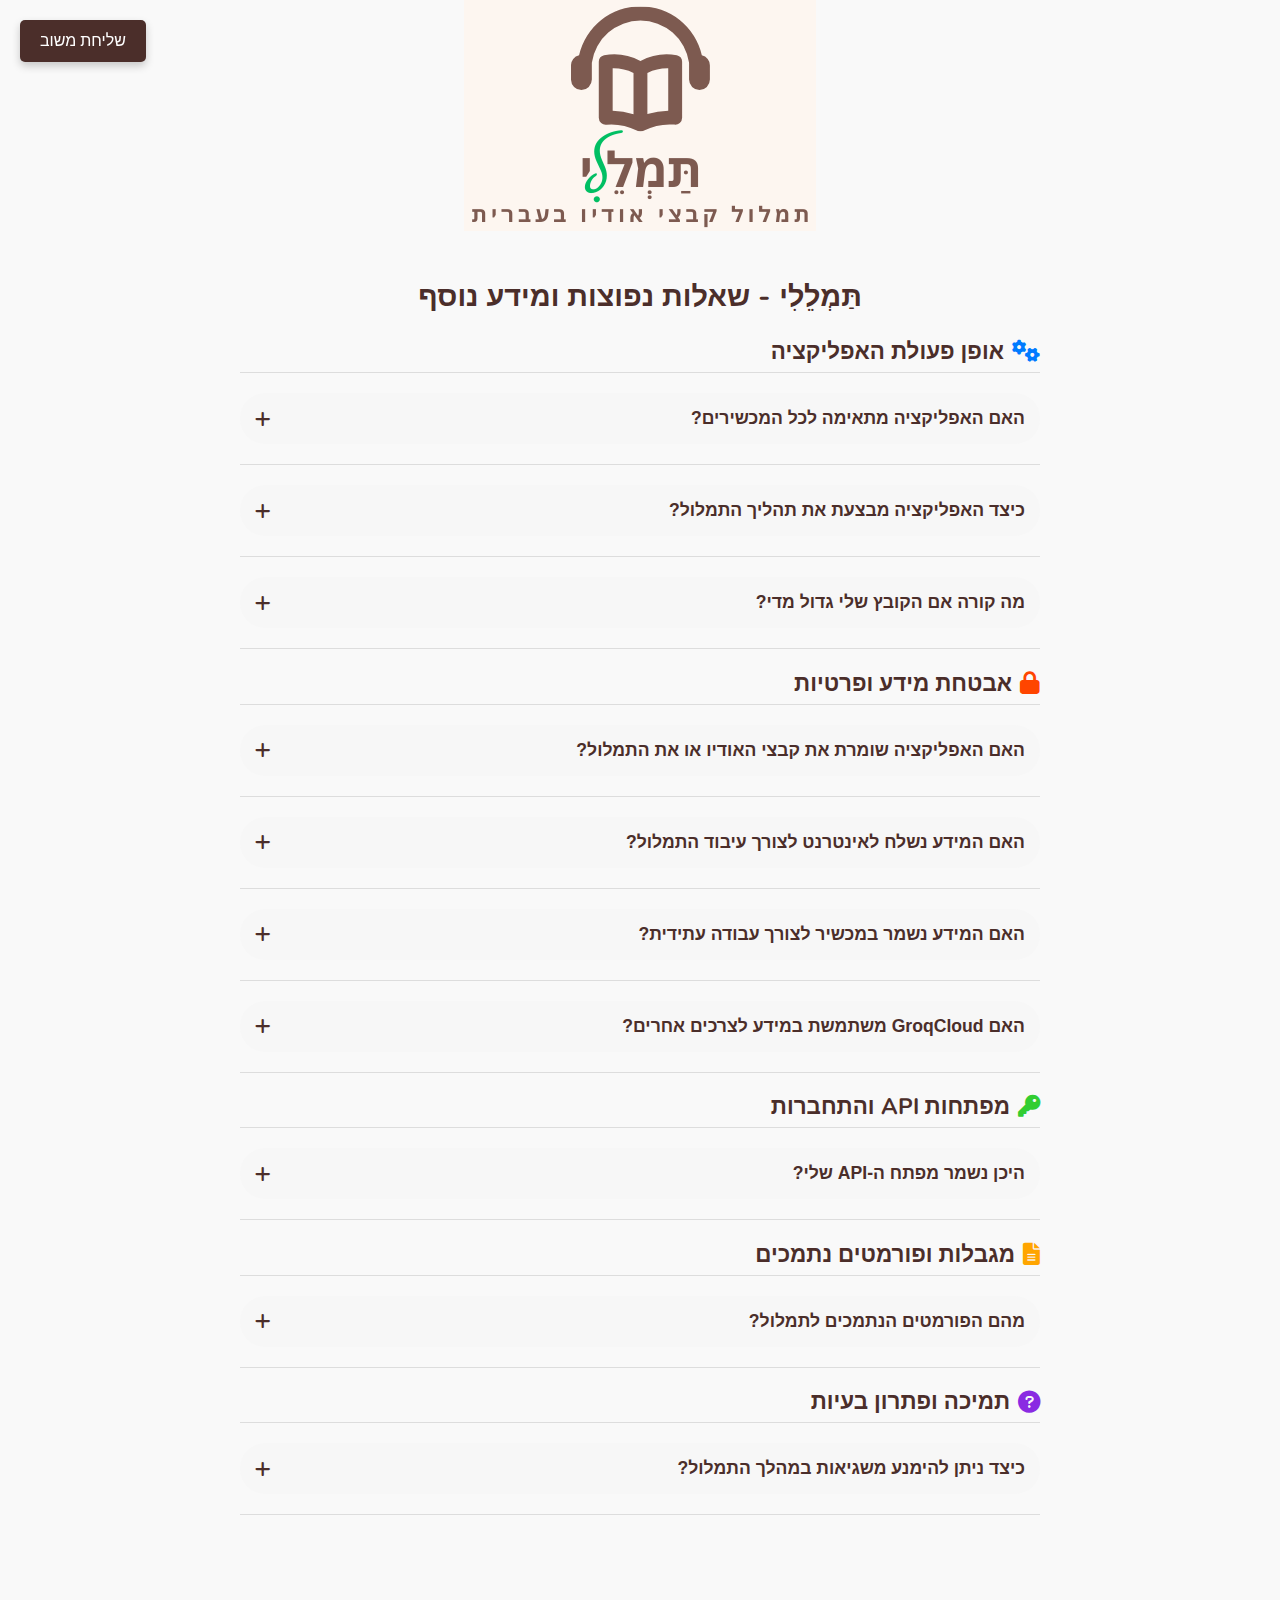
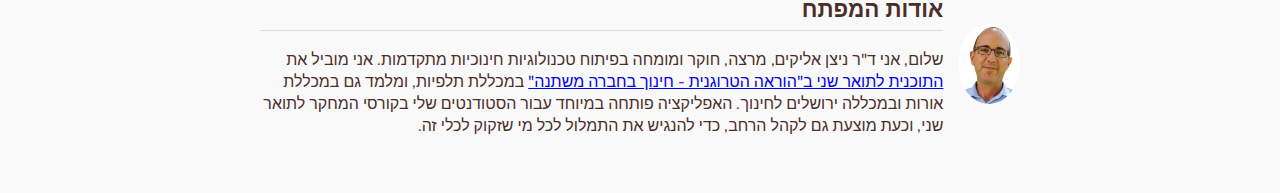
<file: about.html>
<!DOCTYPE html>
<html dir="rtl" lang="he">
<head>
            <!-- Google tag (gtag.js) -->
        <script async src="https://www.googletagmanager.com/gtag/js?id=G-V3RD4C87HK"></script>
        <script>
          window.dataLayer = window.dataLayer || [];
          function gtag(){dataLayer.push(arguments);}
          gtag('js', new Date());
        
          gtag('config', 'G-V3RD4C87HK');
        </script>
    <meta charset="UTF-8">
            <meta name="viewport" content="width=device-width, initial-scale=1.0">

            <link rel="icon" href="assets/favicon.png" type="image/png">
            <title>שאלות ותשובות על Tamleli - תמלול אודיו בעברית</title>
            <meta name="description" content="Tamleli הוא כלי לתמלול אוטומטי בעברית, המציע תמלול חינמי ומדויק של קבצי אודיו בפורמטים MP3, WAV, M4A ו MP4 לטקסט. השירות מבוסס על בינה מלאכותית (AI) תוך דגש על פרטיות, אבטחת מידע, קלות שימוש ומהירות. פותח על ידי ד״ר ניצן אליקים עם הטכנולוגיות המתקדמות של Whisper ו-GroqCloud. מושלם לתמלול ראיונות, פודקאסטים, וידאו והקלטות בעברית." />
            <meta name="keywords" content="Tamleli, תמלול אודיו בעברית, תמלול חינמי, המרת דיבור לטקסט, תמלול אוטומטי, פורמטים נתמכים MP3, WAV, M4A, אבטחת מידע, פרטיות, ד``ר ניצן אליקים, בינה מלאכותית, Whisper, GroqCloud, מפתחי Tamleli, תמלול מהיר ומדויק, כלי תמלול בעברית, תמלול הקלטות, תמלול ראיונות, תמלול פודקאסטים, תמלול וידאו, תמלול קבצים גדולים, הפרדת דוברים, תמלול אונליין, תמלול אוטומטי בעברית, תמלול קבצי אודיו, תמלול קבצי וידאו, תמלול בעברית, תמלול חינמי, תמלול מהיר, תמלול מדויק, תמלול קל לתפעול, תמלול מאובטח, תמלול מבוסס בינה מלאכותית, תמלול מבוסס AI, תמלול מבוסס Whisper, תמלול מבוסס GroqCloud, תמלול קבצי MP3, תמלול קבצי WAV, תמלול קבצי M4A, תמלול קבצי MP4, תמלול קבצי אודיו בעברית, תמלול קבצי וידאו בעברית, תמלול הקלטות בעברית, תמלול ראיונות בעברית, תמלול פודקאסטים בעברית, תמלול וידאו בעברית, תמלול קבצים גדולים בעברית, הפרדת דוברים בעברית, תמלול אונליין בעברית, תמלול אוטומטי בעברית, תמלול קבצי אודיו בעברית, תמלול קבצי וידאו בעברית, תמלול בעברית, תמלול חינמי, תמלול מהיר, תמלול מדויק, תמלול קל לתפעול, תמלול מאובטח, תמלול מבוסס בינה מלאכותית, תמלול מבוסס AI, תמלול מבוסס Whisper, תמלול מבוסס Groq"/>

<meta property="og:title" content="Tamleli - אודות">
<meta property="og:description" content="למד עוד על Tamleli - כלי חינמי לתמלול קבצי אודיו בעברית. פותח על ידי ד``ר ניצן אליקים ומשתמש בטכנולוגיות מתקדמות של Whisper ו-GroqCloud.">
<meta property="og:image" content="assets/og-image-about.png"> <!-- תמונה שונה לעמוד זה -->
<meta property="og:url" content="https://tamleli.netlify.app/about">
<meta property="og:type" content="article">

                        <script type="application/ld+json">
            {
              "@context": "https://schema.org",
              "@type": "AboutPage",
              "mainEntity": {
                "@type": "WebSite",
                "name": "Tamleli",
                "url": "https://tamleli.netlify.app",
                "description": "כלי לתמלול אודיו לעברית בפורמטים MP3, M4A, WAV ו-MP4 בחינם.",
                "creator": {
                  "@type": "Person",
                  "name": "ד\"ר ניצן אליקים",
                  "affiliation": "Whisper, GroqCloud"
                }
              }
            }
            </script>


                        
    <link rel="stylesheet" href="https://cdnjs.cloudflare.com/ajax/libs/font-awesome/6.0.0-beta3/css/all.min.css">
    <link href="https://fonts.googleapis.com/css2?family=Nunito:wght@400;700&display=swap" rel="stylesheet">
    <link rel="stylesheet" href="styles.css">  <!-- עיצוב דרך קובץ נפרד בהתאמה לעיצוב המקומי -->
</head>
<body>
    <!-- לוגו עם קישור לעמוד הראשי -->
    <div class="logo-container">
        <a href="index.html">
            <img src="assets/logo.png" alt="לוגו" class="logo">
        </a>
    </div>

    <!-- כפתור משוב בפינה העליונה -->
    <div class="feedback-button">
        <a href="https://forms.gle/Yn4azLNSbGZLWuM2A" target="_blank">שליחת משוב</a>
    </div>

    <div class="faq-page">
        <!-- כותרת ראשית -->
        <h1>תַּמְלֵלִי - שאלות נפוצות ומידע נוסף</h1>

        <!-- תוכן עמוד FAQ עם פונקציונליות פתיחה וסגירה -->
        <section class="faq-content">
            <h2><i class="fas fa-cogs"></i>אופן פעולת האפליקציה</h2>

             <div class="faq-item">
                <button class="faq-question">האם האפליקציה מתאימה לכל המכשירים? <i class="fas fa-plus"></i></button>
                <div class="faq-answer">
                        <p>האפליקציה מותאמת לכל סוגי המכשירים, ומספקת חוויית שימוש נוחה ונגישה מכל מקום. בין אם אתם משתמשים במחשב שולחני, סמארטפון או טאבלט, תוכלו ליהנות משירותי התמלול בצורה חלקה ומהירה, עם עיצוב המותאם במיוחד לכל מסך.</p>
                </div>
            </div>
                    
            <div class="faq-item">
                <button class="faq-question">כיצד האפליקציה מבצעת את תהליך התמלול? <i class="fas fa-plus"></i></button>
                <div class="faq-answer">
                        <p>האפליקציה משתמשת במודל תמלול מתקדם המבוסס על בינה מלאכותית, הנקרא "Whisper Large v3 <b>Turbo</b>" (גרסה משופרת של "Whisper Large v3" המציעה מהירות תמלול גבוהה יותר בזכות הפחתת מספר שכבות הדקודר מ-32 ל-4, תוך שמירה על דיוק דומה) אשר מאוחסן על פלטפורמת GroqCloud. כאשר קובץ אודיו מועלה, הוא נשלח לעיבוד בשרתים מאובטחים, שם הבינה המלאכותית מזהה דיבור וממירה אותו לטקסט כתוב. בסיום התהליך, התוצאה נשלחת חזרה לאפליקציה ומוצגת בפורמט טקסט או כתוביות (SRT), בהתאם לבחירת המשתמש.</p>                </div>
            </div>
            <div class="faq-item">
                <button class="faq-question">מה קורה אם הקובץ שלי גדול מדי? <i class="fas fa-plus"></i></button>
                <div class="faq-answer">
                    <p>כאשר הקובץ גדול מהמגבלה שנקבעה לעיבוד במקטע אחד, האפליקציה מפצלת אותו למקטעים קטנים יותר. זה מבטיח שהתמלול יתבצע בצורה חלקה, גם בקבצים ארוכים. כל מקטע נשלח בנפרד לעיבוד ב-GroqCloud, ולאחר מכן כל המקטעים מחוברים חזרה לתמלול רציף אחד. כך ניתן לעבד גם קבצים גדולים מבלי להפר את הרצף.</p>
                </div>
            </div>

            <h2><i class="fas fa-lock"></i> אבטחת מידע ופרטיות</h2>
            <div class="faq-item">
                <button class="faq-question">האם האפליקציה שומרת את קבצי האודיו או את התמלול? <i class="fas fa-plus"></i></button>
                <div class="faq-answer">
                    <p>האפליקציה אינה שומרת את קבצי האודיו שהמשתמש מעלה, ואת התמלולים המתקבלים. כל התהליך מתבצע בצורה מאובטחת, והקבצים נמחקים מייד לאחר עיבודם. לא מתבצע אחסון של הנתונים האישיים באפליקציה או בשרתים.</p>
                </div>
            </div>
            <div class="faq-item">
                <button class="faq-question">האם המידע נשלח לאינטרנט לצורך עיבוד התמלול? <i class="fas fa-plus"></i></button>
                <div class="faq-answer">
                    <p>כן, הקבצים נשלחים לשירות של GroqCloud לצורך עיבוד, אך GroqCloud מתחייבת שהמידע אינו נשמר לאחר העיבוד. זה מאפשר להשתמש בבינה מלאכותית חזקה ובטוחה מבלי לסכן את המידע האישי. לקריאה נוספת על מדיניות הפרטיות של GroqCloud, ניתן ללחוץ <a href="https://groq.com/privacy-policy/" target="_blank">כאן</a>.</p>
                </div>
            </div>
            <div class="faq-item">
                <button class="faq-question">האם המידע נשמר במכשיר לצורך עבודה עתידית? <i class="fas fa-plus"></i></button>
                <div class="faq-answer">
                    <p>לא, לאחר עיבוד התמלול, המידע אינו נשמר באפליקציה או במכשיר. הנתונים נמחקים עם סיום העיבוד, כך שלא נשאר מידע כלשהו על האודיו או התמלול במחשב או במכשיר.</p>
                </div>
            </div>
            <div class="faq-item">
                <button class="faq-question">האם GroqCloud משתמשת במידע לצרכים אחרים? <i class="fas fa-plus"></i></button>
                <div class="faq-answer">
                    <p>על פי מדיניות GroqCloud, הקבצים שמועלים לשירות לעיבוד תמלול לא נשמרים ולא משמשים לצרכים נוספים כמו אימון מודלים או מחקרים. המידע נשאר פרטי ומוגן, ואין לו שימוש נוסף מעבר לתמלול.</p>
                </div>
            </div>

            <h2><i class="fas fa-key"></i> מפתחות API והתחברות</h2>
            <div class="faq-item">
                <button class="faq-question">היכן נשמר מפתח ה-API שלי? <i class="fas fa-plus"></i></button>
                <div class="faq-answer">
                    <p>מפתח ה-API מוזן על ידי המשתמש ונשמר באופן מקומי באחסון הדפדפן של המכשיר, כדי לאפשר גישה לאפליקציה ולבצע תמלולים נוספים ללא צורך בהזנה חוזרת. המפתח לא מועבר לאף שרת או גורם חיצוני.</p>
                        <p>
                                    ניתן ללחוץ על לחצן "התנתק" שבמסך הראשי כדי למחוק את מפתח ה-API מהמחשב המקומי. מומלץ לעשות זאת כאשר התחברתם ממחשב ציבורי. ניתן להזין את אותו מפתח ה-API במחשב אחר או להפיק מפתח API חדש מאתר GROQ.
                        </p>
                </div>
            </div>

            <h2><i class="fas fa-file-alt"></i> מגבלות ופורמטים נתמכים</h2>
            <div class="faq-item">
                <button class="faq-question">מהם הפורמטים הנתמכים לתמלול? <i class="fas fa-plus"></i></button>
                <div class="faq-answer">
                    <p>האפליקציה תומכת בקבצי אודיו בפורמטים MP3 ו-WAV בכל גודל ובפורמט M4A/MP4 עד 24MB. הפורמטים האלו מאפשרים עיבוד איכותי של האודיו וקבלת תמלול מדויק. ייתכן שבעתיד תתווסף תמיכה בפורמטים נוספים, בהתאם לצרכים של המשתמשים.</p>
                </div>
            </div>

            <h2><i class="fas fa-question-circle"></i> תמיכה ופתרון בעיות</h2>
            <div class="faq-item">
                <button class="faq-question">כיצד ניתן להימנע משגיאות במהלך התמלול? <i class="fas fa-plus"></i></button>
                <div class="faq-answer">
                    <p>כדי למנוע שגיאות, מומלץ לוודא שהקובץ ברור, ללא רעשי רקע מוגזמים וללא קטעים חסרי קול. האפליקציה מנסה לבצע את התמלול גם בתנאים פחות אידיאליים, אך קבצים איכותיים יובילו לתוצאה מדויקת יותר. במקרה של שגיאה בתהליך התמלול, האפליקציה תנסה מחדש עד 5 פעמים, עם המתנה קצרה בין כל ניסיון נוסף.</p>
                </div>
            </div>
        </section>

        <!-- פסקת אודות -->
        <section class="about-developer">
            <img src="assets/nitzan-photo.jpg" alt="ד"ר ניצן אליקים" class="profile-photo">
            <div class="about-text">
                <h2>אודות המפתח</h2>
                <p>שלום, אני ד"ר ניצן אליקים, מרצה, חוקר ומומחה בפיתוח טכנולוגיות חינוכיות מתקדמות. אני מוביל את 
                <a href="https://www.talpiot.ac.il/masters-degree-heterogeneous-teaching-education-in-society-ex/" target="_blank">התוכנית לתואר שני ב"הוראה הטרוגנית - חינוך בחברה משתנה"</a> במכללת תלפיות, ומלמד גם במכללת אורות ובמכללה ירושלים לחינוך. האפליקציה פותחה במיוחד עבור הסטודנטים שלי בקורסי המחקר לתואר שני, וכעת מוצעת גם לקהל הרחב, כדי להנגיש את התמלול לכל מי שזקוק לכלי זה.</p>
            </div>
        </section>
    </div>

    <!-- קוד JavaScript להפעלת פתיחה וסגירה של שאלות -->
    <script>
        document.querySelectorAll('.faq-question').forEach((question) => {
            question.addEventListener('click', () => {
                const answer = question.nextElementSibling;
                const icon = question.querySelector('i');

                // החלפת הצגה/הסתרה של התשובה
                answer.style.display = answer.style.display === 'block' ? 'none' : 'block';

                // שינוי הסימן + ל- -
                icon.classList.toggle('fa-plus');
                icon.classList.toggle('fa-minus');
            });
        });
    </script>

    <!-- עיצוב CSS מותאם אישית -->
    <style>
        body {
            font-family: 'Nunito', Arial, sans-serif;
            text-align: center;
            background-color: #f9f9f9;
            color: #4b2e2a;
            margin: 0;
            padding: 0;
        }

        .faq-page {
            max-width: 800px;
            margin: 0 auto;
            padding: 20px;
        }

        h1 {
            color: #4b2e2a;
            font-size: 1.8em;
            text-align: center;
            margin-bottom: 20px;
        }

        h2 {
            color: #4b2e2a;
            font-size: 1.4em;
            text-align: right;
            display: flex;
            align-items: center;
            gap: 8px;
            border-bottom: 1px solid #ddd;
            padding-bottom: 5px;
        }

        /* צבעים שונים לאייקונים לפי קטגוריות */
        .fa-cogs { color: #007bff; }
        .fa-lock { color: #ff4500; }
        .fa-key { color: #32cd32; }
        .fa-file-alt { color: #ffa500; }
        .fa-question-circle { color: #8a2be2; }

        .faq-item {
            margin: 10px 0;
            border-bottom: 1px solid #ddd;
        }

        .faq-question {
            width: 100%;
            background-color: #f7f7f7;
            color: #4b2e2a;
            padding: 15px;
            text-align: right;
            font-size: 1.1em;
            font-weight: bold;
            border: none;
            cursor: pointer;
            outline: none;
            display: flex;
            align-items: center;
            justify-content: space-between;
            transition: background-color 0.3s;
        }

        .faq-answer {
            display: none;
            padding: 10px 15px;
            background-color: #ffffff;
            font-size: 1em;
            color: #555;
            text-align: right;
            line-height: 1.6;
        }

        .feedback-button {
            position: fixed;
            top: 20px;
            left: 20px;
            background-color: #4b2e2a;
            color: white;
            padding: 10px 20px;
            border-radius: 5px;
            font-size: 1em;
            text-decoration: none;
            box-shadow: 0 4px 8px rgba(0, 0, 0, 0.2);
            z-index: 1000;
        }

        .feedback-button a {
            color: white;
            text-decoration: none;
        }

        .feedback-button:hover {
            background-color: #3a2420;
        }

        .about-developer {
            display: flex;
            align-items: center;
            margin-top: 40px;
            padding: 20px;
            background-color: #f9f9f9;
            border-radius: 8px;
            text-align: right;
            gap: 15px;
        }

        .profile-photo {
            width: 80px;
            height: 80px;
            border-radius: 50%;
            object-fit: cover;
        }
    </style>
</body>
</html>
</file>
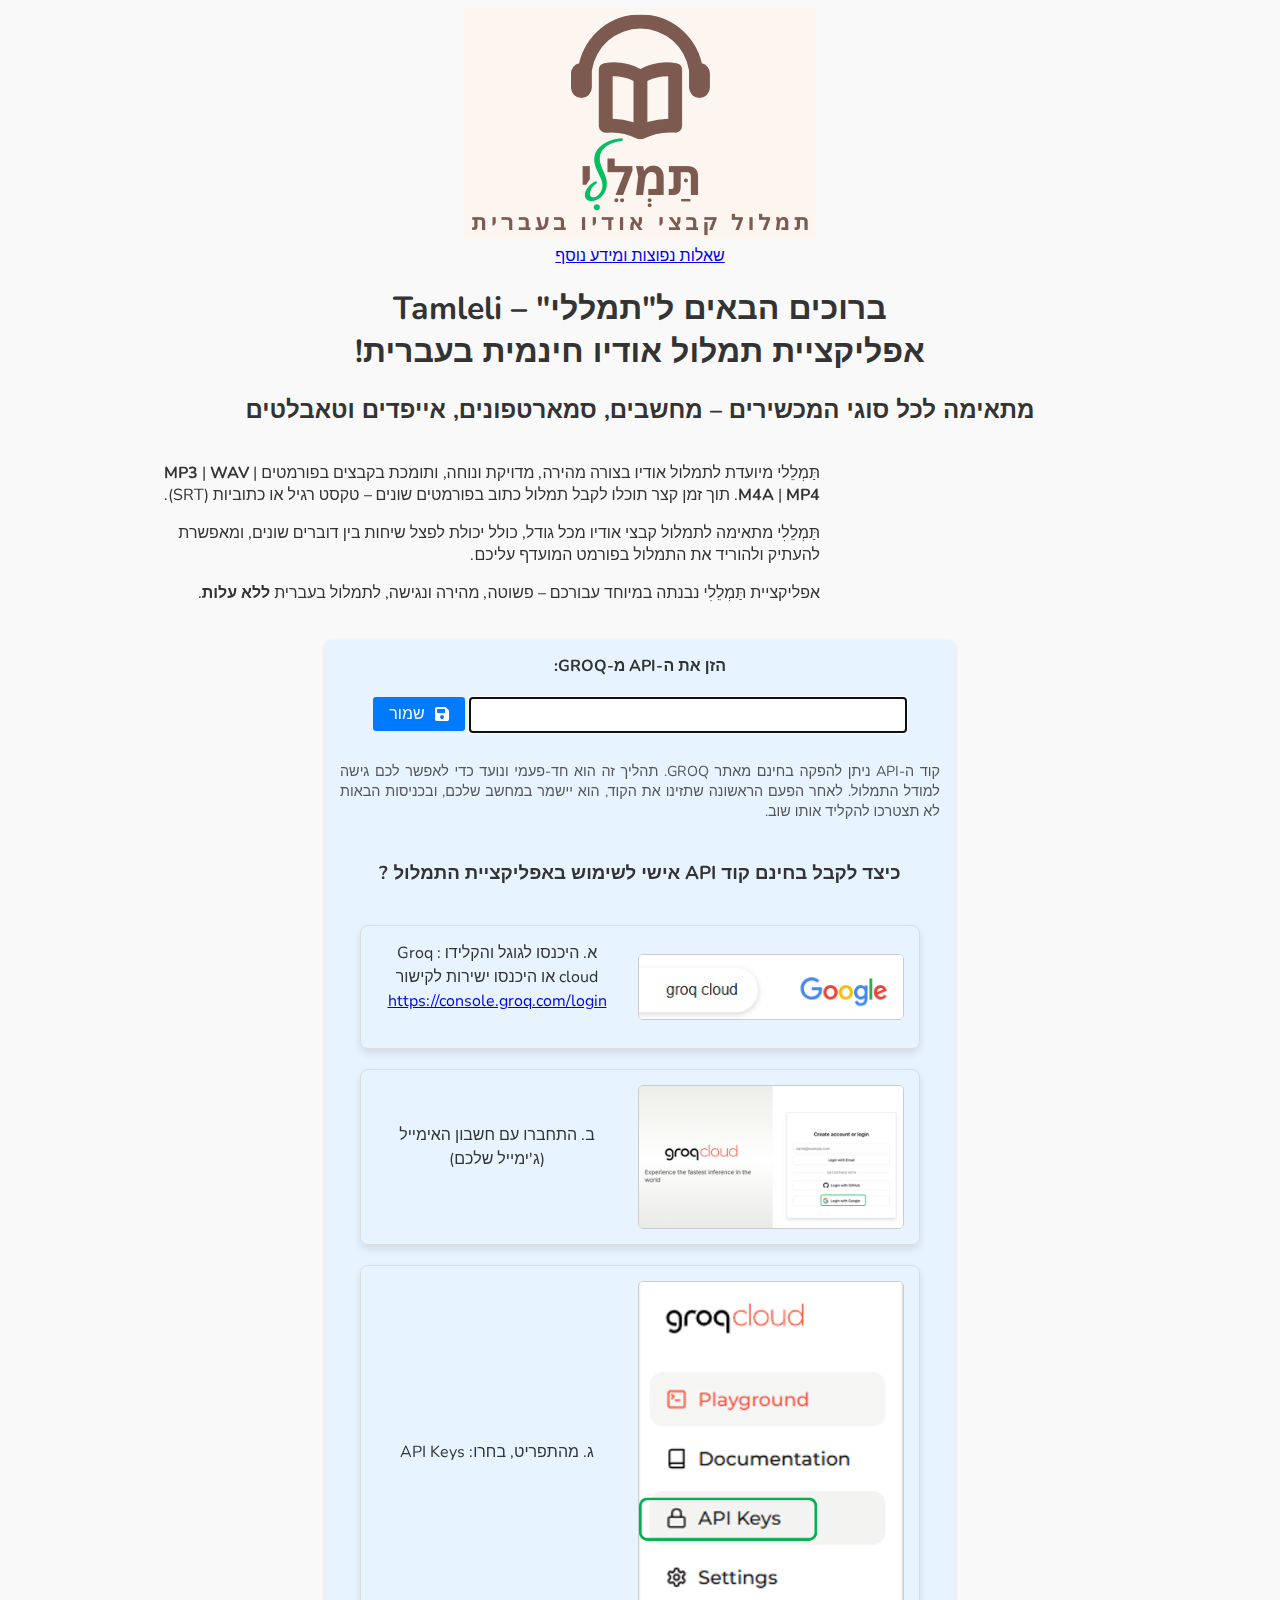
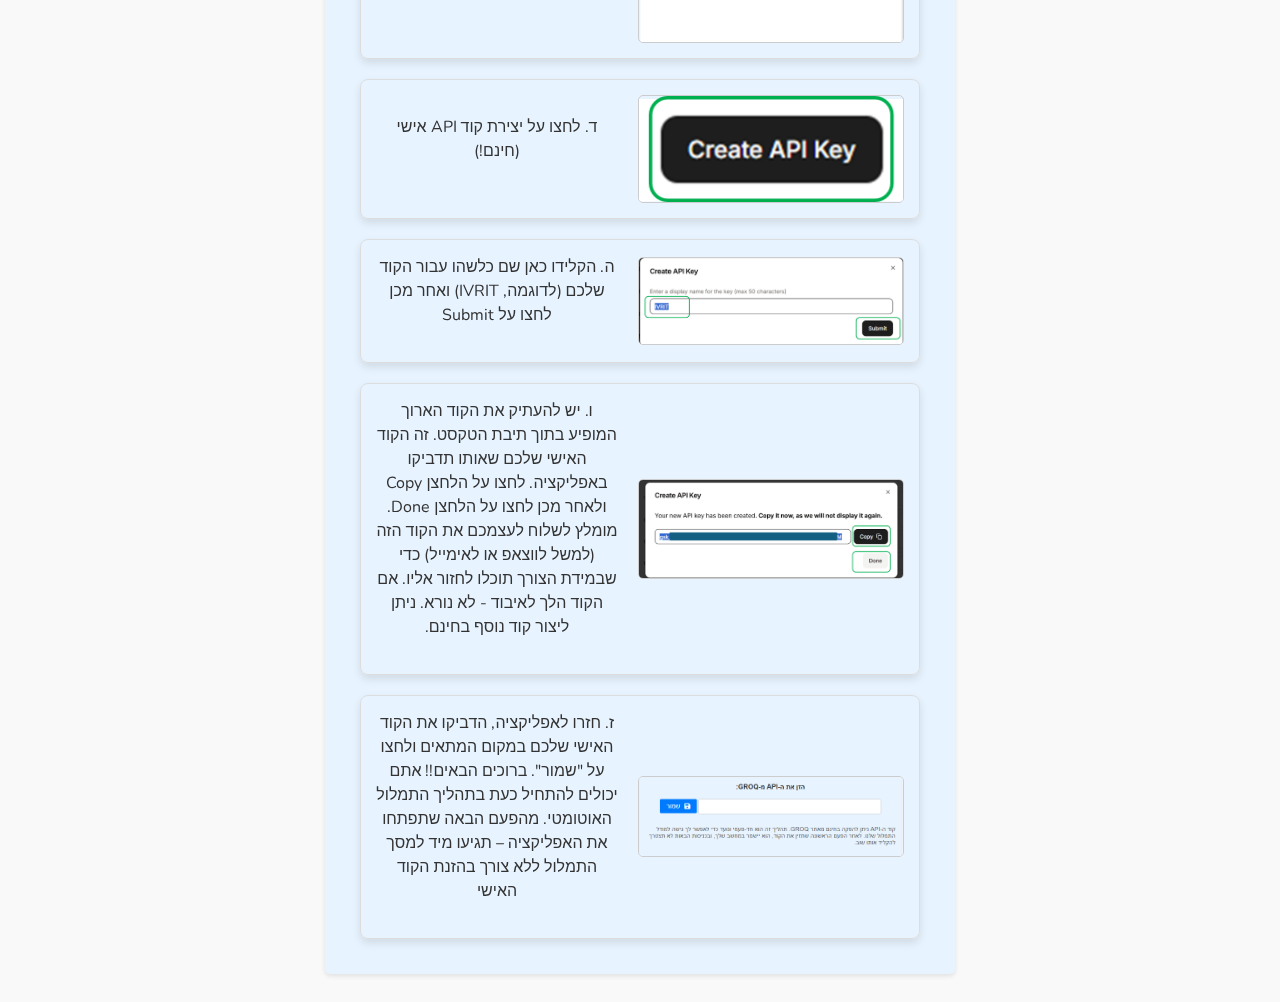
<file: index_25.html>
<!DOCTYPE html>
<html dir="rtl" lang="he">
<head>
    <!-- Google tag (gtag.js) -->
        <script async src="https://www.googletagmanager.com/gtag/js?id=G-V3RD4C87HK"></script>
        <script>
          window.dataLayer = window.dataLayer || [];
          function gtag(){dataLayer.push(arguments);}
          gtag('js', new Date());
        
          gtag('config', 'G-V3RD4C87HK');
        </script>
    <meta charset="UTF-8">
    <meta name="viewport" content="width=device-width, initial-scale=1.0">

    <meta property="og:title" content="Tamleli - תמלול אודיו בעברית בחינם">
    <meta property="og:description" content="תמלול חינמי ומדויק של קבצי אודיו בפורמטים MP3, WAV, M4A או MP4 לעברית באמצעות בינה מלאכותית. השירות קל לשימוש ותומך בפרטיות מלאה.">
    <meta property="og:image" content="assets/og-image.png"> <!-- ודא שהתמונה קיימת -->
    <meta property="og:url" content="https://tamleli.netlify.app">
    <meta property="og:type" content="website">

        <script type="application/ld+json">
    {
      "@context": "https://schema.org",
      "@type": "WebSite",
      "name": "Tamleli",
      "url": "https://tamleli.netlify.app",
      "description": "כלי חינמי לתמלול קבצי אודיו לעברית בפורמטים MP3, WAV, M4A ו MP4 באמצעות בינה מלאכותית.",
      "publisher": {
        "@type": "Organization",
        "name": "Tamleli",
        "logo": "https://tamleli.netlify.app/assets/favicon.png"
      }
    }
    </script>

    
    <link rel="icon" href="assets/favicon.png" type="image/png">

    <title>Tamleli - תמללי | פתרון מהיר לתמלול אודיו לעברית</title>

    <meta name="description" content="תמלול מהיר ומדויק של קבצי אודיו לעברית (MP3, WAV, M4A, MP4) בחינם באמצעות בינה מלאכותית. עיבוד מאובטח, קל לתפעול ומהיר."> 
    <meta name="keywords" content="תמלול אודיו לעברית, תמלול MP3 בעברית, תמלול WAV בעברית, תמלול M4A בעברית, תמלול בעברית, המרת דיבור לטקסט, AI תמלול, תמלול בחינם, תמלול MP4 לעברית, כלי תמלול בעברית">
    
    <link rel="stylesheet" href="styles.css">
    <link rel="stylesheet" href="https://cdnjs.cloudflare.com/ajax/libs/font-awesome/6.0.0-beta3/css/all.min.css">
    <link href="https://fonts.googleapis.com/css2?family=Nunito:wght@400;700&display=swap" rel="stylesheet">
</head>
<body>
    <!-- לוגו -->
    <div class="logo-container">
        <img src="assets/logo.png" alt="לוגו" class="logo">
    </div>
   <a href="about.html">שאלות נפוצות ומידע נוסף</a>

    <h1>ברוכים הבאים ל"תמללי" – Tamleli <br> אפליקציית תמלול אודיו חינמית בעברית!</h1>
    <h2>מתאימה לכל סוגי המכשירים – מחשבים, סמארטפונים, אייפדים וטאבלטים</h2>
    <div class="content-container">
        <div class="video-container">
            <iframe width="100%" height="auto" src="https://www.youtube.com/embed/Ly1n7SoH4e4?si=IzUGHGDqwQpjXB3k" frameborder="0" allow="accelerometer; autoplay; clipboard-write; encrypted-media; gyroscope; picture-in-picture" allowfullscreen></iframe>
        </div>
        <div class="text-container">
            
            <p>תַּמְלֵלי מיועדת לתמלול אודיו בצורה מהירה, מדויקת ונוחה, ותומכת בקבצים בפורמטים <strong>MP3</strong> | <strong>WAV</strong>  | <strong>M4A</strong> | <strong>MP4</strong>. תוך זמן קצר תוכלו לקבל תמלול כתוב בפורמטים שונים – טקסט רגיל או כתוביות (SRT).</p>
            <p>תַּמְלֵלִי מתאימה לתמלול קבצי אודיו מכל גודל, כולל יכולת לפצל שיחות בין דוברים שונים, ומאפשרת להעתיק ולהוריד את התמלול בפורמט המועדף עליכם.</p>
            <p>אפליקציית תַּמְלֵלִי נבנתה במיוחד עבורכם – פשוטה, מהירה ונגישה, לתמלול בעברית <strong>ללא עלות</strong>.</p>
        </div>
    </div>



    <!-- אזור הזנת API -->
    <div id="apiRequest" style="display:none;">
        <label for="apiKeyInput">הזן את ה-API מ-GROQ:</label>
        <input type="password" id="apiKeyInput">
        <button onclick="saveApiKey()"><i class="fas fa-save"></i> שמור</button>
        <p class="explanation-text">
            קוד ה-API ניתן להפקה בחינם מאתר GROQ. תהליך זה הוא חד-פעמי ונועד כדי לאפשר לכם גישה למודל התמלול. 
            לאחר הפעם הראשונה שתזינו את הקוד, הוא יישמר במחשב שלכם, ובכניסות הבאות לא תצטרכו להקליד אותו שוב.
        </p>

        <!-- הוראות לקבלת קוד API -->
        <div class="instructions-container">
            <h3>כיצד לקבל בחינם קוד API אישי לשימוש באפליקציית התמלול ?</h3>
            <div class="instruction-item">
                <img src="assets/api_step1.png" alt="שלב 1">
                <p>א. היכנסו לגוגל והקלידו : Groq cloud
                או היכנסו ישירות לקישור <a href = "https://console.groq.com/login" target=_blank>https://console.groq.com/login</a>
                </p>
            </div>
            <div class="instruction-item">
                <img src="assets/api_step2.png" alt="שלב 2">
                <p>ב. התחברו עם חשבון האימייל (ג'ימייל שלכם)</p>
            </div>
            <div class="instruction-item">
                <img src="assets/api_step3.png" alt="שלב 3">
                <p>ג. מהתפריט, בחרו: API Keys</p>
            </div>
            <div class="instruction-item">
                <img src="assets/api_step4.png" alt="שלב 4">
                <p>ד. לחצו על יצירת קוד API אישי (חינם!)</p>
            </div>
            <div class="instruction-item">
                <img src="assets/api_step5.png" alt="שלב 5">
                <p>ה. הקלידו כאן שם כלשהו עבור הקוד שלכם (לדוגמה, IVRIT) ואחר מכן לחצו על Submit</p>
            </div>
            <div class="instruction-item">
                <img src="assets/api_step6.png" alt="שלב 6">
                <p>ו. יש להעתיק את הקוד הארוך המופיע בתוך תיבת הטקסט. זה הקוד האישי שלכם שאותו תדביקו באפליקציה. לחצו על הלחצן Copy ולאחר מכן לחצו על הלחצן Done. מומלץ לשלוח לעצמכם את הקוד הזה (למשל לווצאפ או לאימייל) כדי שבמידת הצורך תוכלו לחזור אליו. אם הקוד הלך לאיבוד - לא נורא. ניתן ליצור קוד נוסף בחינם.</p>
            </div>
            <div class="instruction-item">
                <img src="assets/api_step7.png" alt="שלב 7">
                    <p>ז. חזרו לאפליקציה, הדביקו את הקוד האישי שלכם במקום המתאים ולחצו על "שמור". ברוכים הבאים!! אתם יכולים להתחיל כעת בתהליך התמלול האוטומטי. מהפעם הבאה שתפתחו את האפליקציה – תגיעו מיד למסך התמלול ללא צורך בהזנת הקוד האישי</p>
            </div>
        </div>
    </div>

    <!-- כפתור ראשי לפתיחת התהליך -->
    <div class="button-container">
        <button id="startProcessBtn" onclick="openModal('modal1')" style="display:none;"><i class="fas fa-play"></i> התחל תהליך</button>
    </div>

    <!-- מודאל ראשון להעלאת קובץ -->
    <div id="modal1" class="modal">
        <div class="modal-content">
            <span class="close" onclick="closeModal('modal1')">&times;</span>
            <div class="modal-body">
                <p class="instruction-text">על מנת להתחיל את תהליך התמלול, יש להעלות קובץ אודיו וללחוץ על לחצן "הבא".</p>
                <p>פורמטים נתמכים כרגע: WAV או MP3 (ללא מגבלת גודל), וכן M4A או MP4 (עד 24MB)
                    <BR>
                        <span style="font-size: 0.9em;">
                        *אם ברשותכם קובץ בפורמט אחר או MP4 או M4A   שחורג מ 24MB – תוכלו להמיר אותם ל MP3 
                            <a href=" https://online-audio-converter.com/#google_vignette " target=_blank>
                                כאן
                            </a>
                        </span>
                </p>

                <p>
                     <span style="font-size: 0.9em;">
                        <a href="https://d3ctxlq1ktw2nl.cloudfront.net/staging/2024-1-3/d981e7c1-a794-7339-863c-412225a4d030.mp3" target=_blanlk>רוצים להתנסות בקובץ אודיו לתמלול? הורידו מכאן</a>
                     </span>
                </p>
                <br>
                <input type="file" id="audioFile" accept=".mp3, .wav, .m4a, .mp4" style="display:none;">
                <button onclick="triggerFileUpload()"><i class="fas fa-upload"></i> לחץ להעלאת קובץ אודיו</button>
                <span id="fileName">לא נבחר קובץ</span>
                <button id="uploadBtn" onclick="uploadAudio()" disabled><i class="fas fa-arrow-right"></i> הבא</button>
            </div>
        </div>
    </div>

    <!-- מודאל שלישי - הצגת התקדמות -->
    <div id="modal3" class="modal">
        <div class="modal-content">
            <span class="close" onclick="closeModal('modal3')">&times;</span>
            <div class="modal-header"></div>
            <div class="modal-body">
                <p>התהליך מתבצע...</p>
                <img src="assets/loading.gif" alt="טוען..." class="loading-gif">
                <div class="progress-bar">
                    <div id="progress" class="progress"></div>
                </div>
                <p id="progressText">0%</p>
            </div>
        </div>
    </div>

    <!-- מודאל רביעי - הצגת תמלול עם כרטיסיות -->
    <div id="modal4" class="modal">
        <div class="modal-content">
            <span class="close" onclick="closeModal('modal4')">&times;</span>
            <div class="modal-body">
                <div class="fixed-buttons">
                    <button onclick="copyTranscription()"><i class="fas fa-copy"></i> העתק תמלול</button>
                    <button onclick="downloadTranscription()"><i class="fas fa-download"></i> הורד תמלול בפורמט המוצג</button>
                    <button class="text-icon-button start-over" onclick="restartProcess()"><i class="fas fa-play"></i> התחל מחדש</button>
                    
                     
                    <button onclick="showSpeakerSegmentationModal()">
                         <i class="fas fa-users"></i> הצג חלוקה לפי דוברים
                    </button>
                    
                    
                </div>
                <p>תמלול הושלם</p>

          
                <!--
                
                <p>
                    <span style="font-size: 0.9em;">
                       <a href="https://chatgpt.com/g/g-wRwmzGcbQ-hdbyqv-kn-t-tqst-htmlvl" target=_blank>מעוניינים בקבלת טקסט מהודר עם חלוקה לדוברים? העתיקו את טקסט התמלול ולחצו כאן למעבר אל GPTs שיצרתי ויעשה לכם סדר בתמלול</a>
                    </span>
                </p>

             
                 <p>
                    <span style="font-size: 0.9em;">
                    <a href="https://chatgpt.com/g/g-6730e74d984c819081a13367feae8ad0-rykt-tmlvly-hqltvt-b-bryt" target=_blank>איכות ההקלטה פגמה ביכולת הדיוק של התמלול? לחצו כאן ל GPTs שיעשה לכם סדר</a>
                    </span>
                </p>
                -->

                <!-- הודעת העתקה -->
                <div id="copyMessage" class="copy-message" style="display: none;">
                    התמלול הועתק בהצלחה!
                </div>

                <div class="tabs">
                    <button class="tablinks" onclick="openTab(event, 'textTab')" data-format="text"><i class="fas fa-file-alt"></i> טקסט</button>
                    <button class="tablinks" onclick="openTab(event, 'srtTab')" data-format="srt"><i class="fas fa-closed-captioning"></i> SRT</button>
                </div>
                <div id="textTab" class="tabcontent">
                    <pre id="textContent"></pre>
                </div>
                <div id="srtTab" class="tabcontent" style="display:none;">
                    <pre id="srtContent"></pre>
                </div>
            </div>
        </div>
    </div>

    <!-- מודאל חלוקה לדוברים -->
    <div id="speakerSegmentationModal" class="modal">
        <div class="modal-content">
            <span class="close" onclick="closeModal('speakerSegmentationModal')">&times;</span>
            <h2>חלוקה לפי דוברים</h2>
            <p>שימו לב: רכיב זה באפליקציה נמצא בשלב הרצה. החלוקה לפי דוברים שתתקבל אינה מדויקת ב-100%. מומלץ לעבור עליה ולבצע תיקונים במידת הצורך. יש להמתין מספר דקות עד לקבלת התוצאה. בסיום הטקסט יופיע המשפט "סוף תמלול".</p>
            <input type="text" id="intervieweeNameInput" placeholder="הקלד את שם המרואיין"><br>
            <button onclick="startSpeakerSegmentation()">
                 <i class="fas fa-users"></i> הצג חלוקה לפי דוברים
            </button>

            <div id="segmentationResult" style="white-space: pre-wrap; text-align: right;">
                התוצאה תופיע כאן. נא להמתין לסוף התמלול.
            </div>

            <div class="action-buttons">
                <button id="copyButton" onclick="copySegmentationResult()" style="display: none;">
                     <i class="fas fa-copy"></i> העתק תמלול
                </button>
                <button id="downloadButton" onclick="downloadSegmentationResult()" style="display: none;">
                     <i class="fas fa-download"></i> הורד תמלול
                </button>
            </div>
        </div>
    </div>

 <!-- קישור להורדת תמלול -->
    <a id="downloadLink" style="display:none;"></a>
    
    <script src="script_25.js"></script>
</body>
</html>
</file>
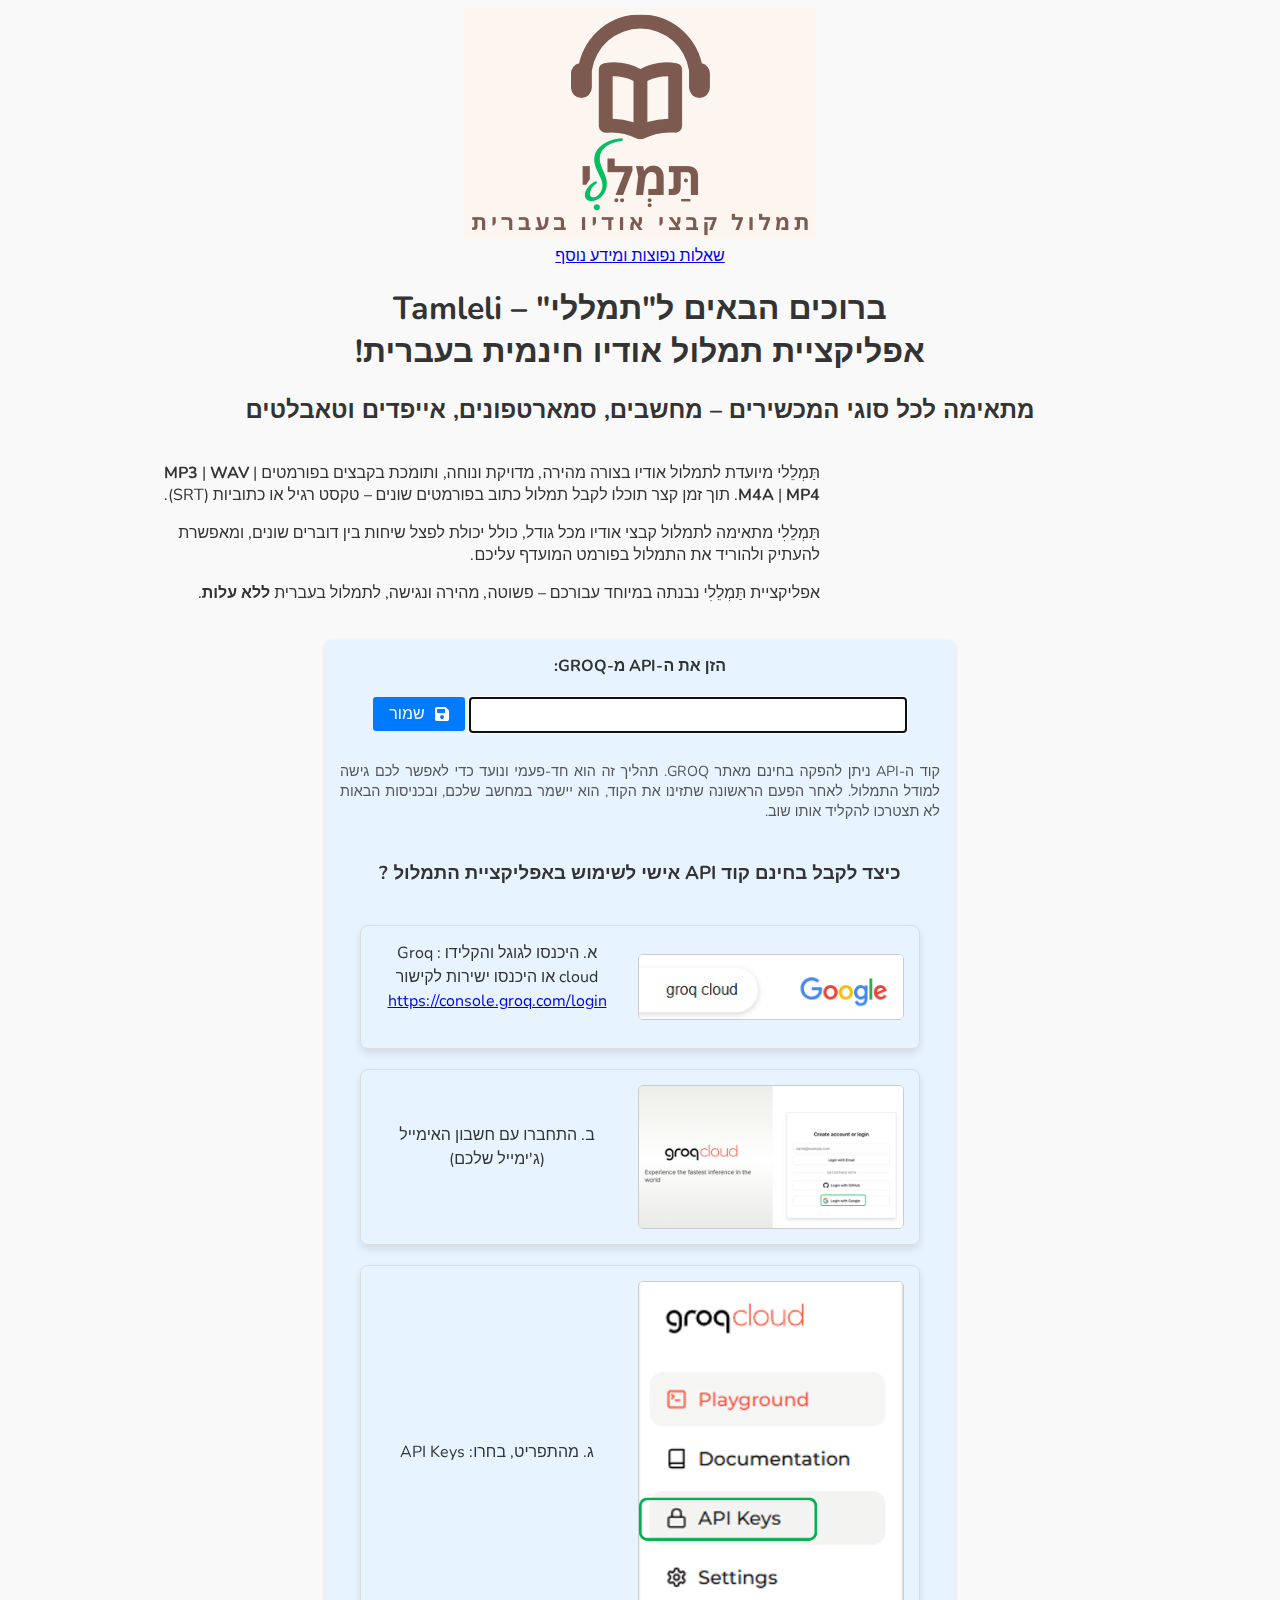
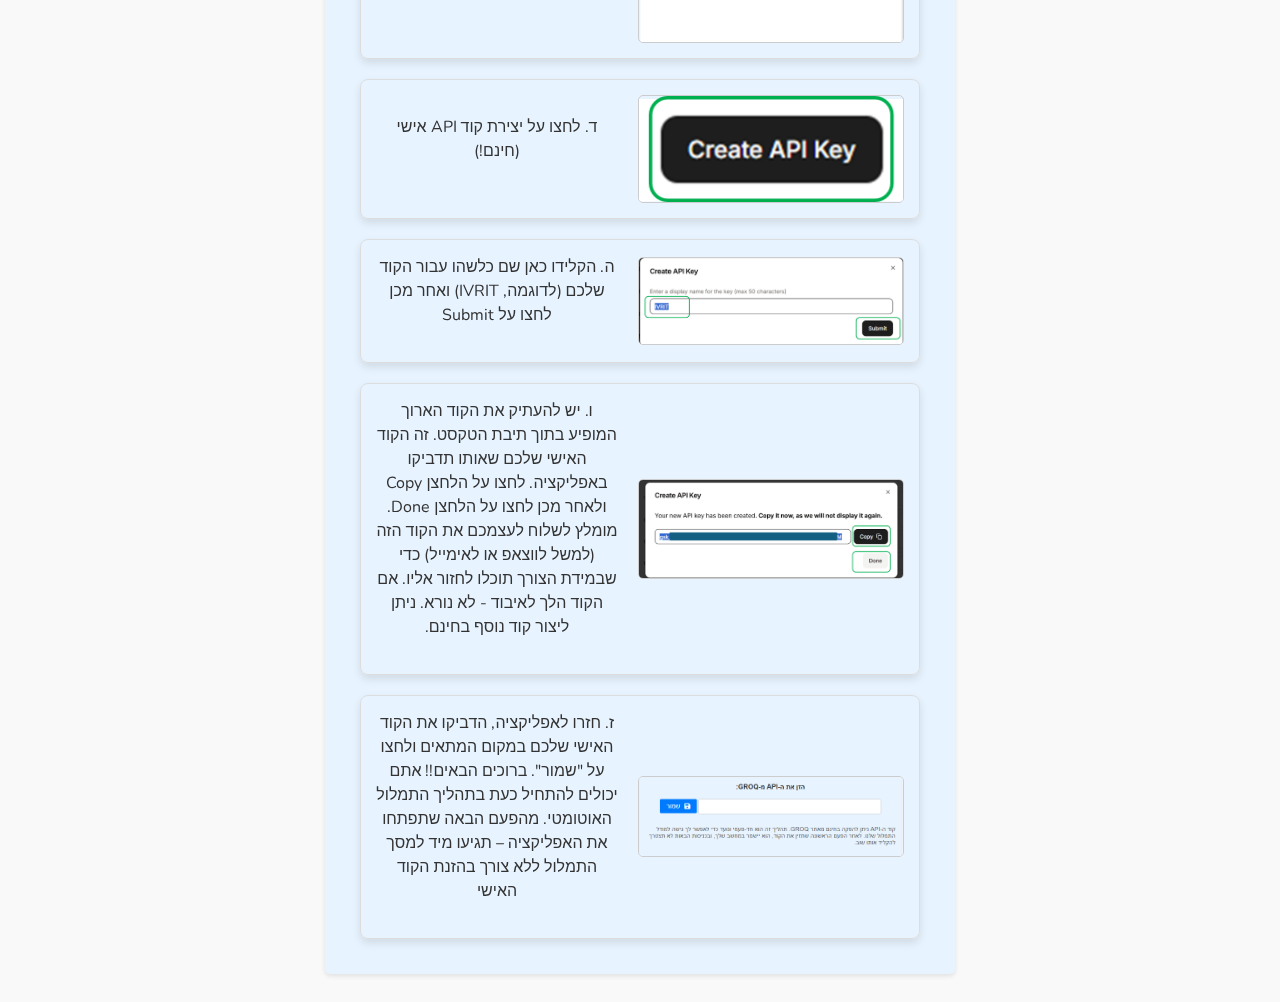
<file: index_prompt.html>
<!DOCTYPE html>
<html dir="rtl" lang="he">
<head>
    <!-- Google tag (gtag.js) -->
        <script async src="https://www.googletagmanager.com/gtag/js?id=G-V3RD4C87HK"></script>
        <script>
          window.dataLayer = window.dataLayer || [];
          function gtag(){dataLayer.push(arguments);}
          gtag('js', new Date());
        
          gtag('config', 'G-V3RD4C87HK');
        </script>
    <meta charset="UTF-8">
    <meta name="viewport" content="width=device-width, initial-scale=1.0">

    <meta property="og:title" content="Tamleli - תמלול אודיו בעברית בחינם">
    <meta property="og:description" content="תמלול חינמי ומדויק של קבצי אודיו בפורמטים MP3, WAV, M4A או MP4 לעברית באמצעות בינה מלאכותית. השירות קל לשימוש ותומך בפרטיות מלאה.">
    <meta property="og:image" content="assets/og-image.png"> <!-- ודא שהתמונה קיימת -->
    <meta property="og:url" content="https://tamleli.netlify.app">
    <meta property="og:type" content="website">

        <script type="application/ld+json">
    {
      "@context": "https://schema.org",
      "@type": "WebSite",
      "name": "Tamleli",
      "url": "https://tamleli.netlify.app",
      "description": "כלי חינמי לתמלול קבצי אודיו לעברית בפורמטים MP3, WAV, M4A ו MP4 באמצעות בינה מלאכותית.",
      "publisher": {
        "@type": "Organization",
        "name": "Tamleli",
        "logo": "https://tamleli.netlify.app/assets/favicon.png"
      }
    }
    </script>

    
    <link rel="icon" href="assets/favicon.png" type="image/png">

    <title>Tamleli - תמללי | פתרון מהיר לתמלול אודיו לעברית</title>

    <meta name="description" content="תמלול מהיר ומדויק של קבצי אודיו לעברית (MP3, WAV, M4A, MP4) בחינם באמצעות בינה מלאכותית. עיבוד מאובטח, קל לתפעול ומהיר."> 
    <meta name="keywords" content="תמלול אודיו לעברית, תמלול MP3 בעברית, תמלול WAV בעברית, תמלול M4A בעברית, תמלול בעברית, המרת דיבור לטקסט, AI תמלול, תמלול בחינם, תמלול MP4 לעברית, כלי תמלול בעברית">
    
    <link rel="stylesheet" href="styles.css">
    <link rel="stylesheet" href="https://cdnjs.cloudflare.com/ajax/libs/font-awesome/6.0.0-beta3/css/all.min.css">
    <link href="https://fonts.googleapis.com/css2?family=Nunito:wght@400;700&display=swap" rel="stylesheet">
</head>
<body>
    <!-- לוגו -->
    <div class="logo-container">
        <img src="assets/logo.png" alt="לוגו" class="logo">
    </div>
   <a href="about.html">שאלות נפוצות ומידע נוסף</a>

    <h1>ברוכים הבאים ל"תמללי" – Tamleli <br> אפליקציית תמלול אודיו חינמית בעברית!</h1>
    <h2>מתאימה לכל סוגי המכשירים – מחשבים, סמארטפונים, אייפדים וטאבלטים</h2>
    <div class="content-container">
        <div class="video-container">
            <iframe width="100%" height="auto" src="https://www.youtube.com/embed/Ly1n7SoH4e4?si=IzUGHGDqwQpjXB3k" frameborder="0" allow="accelerometer; autoplay; clipboard-write; encrypted-media; gyroscope; picture-in-picture" allowfullscreen></iframe>
        </div>
        <div class="text-container">
            
            <p>תַּמְלֵלי מיועדת לתמלול אודיו בצורה מהירה, מדויקת ונוחה, ותומכת בקבצים בפורמטים <strong>MP3</strong> | <strong>WAV</strong>  | <strong>M4A</strong> | <strong>MP4</strong>. תוך זמן קצר תוכלו לקבל תמלול כתוב בפורמטים שונים – טקסט רגיל או כתוביות (SRT).</p>
            <p>תַּמְלֵלִי מתאימה לתמלול קבצי אודיו מכל גודל, כולל יכולת לפצל שיחות בין דוברים שונים, ומאפשרת להעתיק ולהוריד את התמלול בפורמט המועדף עליכם.</p>
            <p>אפליקציית תַּמְלֵלִי נבנתה במיוחד עבורכם – פשוטה, מהירה ונגישה, לתמלול בעברית <strong>ללא עלות</strong>.</p>
        </div>
    </div>



    <!-- אזור הזנת API -->
    <div id="apiRequest" style="display:none;">
        <label for="apiKeyInput">הזן את ה-API מ-GROQ:</label>
        <input type="password" id="apiKeyInput">
        <button onclick="saveApiKey()"><i class="fas fa-save"></i> שמור</button>
        <p class="explanation-text">
            קוד ה-API ניתן להפקה בחינם מאתר GROQ. תהליך זה הוא חד-פעמי ונועד כדי לאפשר לכם גישה למודל התמלול. 
            לאחר הפעם הראשונה שתזינו את הקוד, הוא יישמר במחשב שלכם, ובכניסות הבאות לא תצטרכו להקליד אותו שוב.
        </p>

        <!-- הוראות לקבלת קוד API -->
        <div class="instructions-container">
            <h3>כיצד לקבל בחינם קוד API אישי לשימוש באפליקציית התמלול ?</h3>
            <div class="instruction-item">
                <img src="assets/api_step1.png" alt="שלב 1">
                <p>א. היכנסו לגוגל והקלידו : Groq cloud
                או היכנסו ישירות לקישור <a href = "https://console.groq.com/login" target=_blank>https://console.groq.com/login</a>
                </p>
            </div>
            <div class="instruction-item">
                <img src="assets/api_step2.png" alt="שלב 2">
                <p>ב. התחברו עם חשבון האימייל (ג'ימייל שלכם)</p>
            </div>
            <div class="instruction-item">
                <img src="assets/api_step3.png" alt="שלב 3">
                <p>ג. מהתפריט, בחרו: API Keys</p>
            </div>
            <div class="instruction-item">
                <img src="assets/api_step4.png" alt="שלב 4">
                <p>ד. לחצו על יצירת קוד API אישי (חינם!)</p>
            </div>
            <div class="instruction-item">
                <img src="assets/api_step5.png" alt="שלב 5">
                <p>ה. הקלידו כאן שם כלשהו עבור הקוד שלכם (לדוגמה, IVRIT) ואחר מכן לחצו על Submit</p>
            </div>
            <div class="instruction-item">
                <img src="assets/api_step6.png" alt="שלב 6">
                <p>ו. יש להעתיק את הקוד הארוך המופיע בתוך תיבת הטקסט. זה הקוד האישי שלכם שאותו תדביקו באפליקציה. לחצו על הלחצן Copy ולאחר מכן לחצו על הלחצן Done. מומלץ לשלוח לעצמכם את הקוד הזה (למשל לווצאפ או לאימייל) כדי שבמידת הצורך תוכלו לחזור אליו. אם הקוד הלך לאיבוד - לא נורא. ניתן ליצור קוד נוסף בחינם.</p>
            </div>
            <div class="instruction-item">
                <img src="assets/api_step7.png" alt="שלב 7">
                    <p>ז. חזרו לאפליקציה, הדביקו את הקוד האישי שלכם במקום המתאים ולחצו על "שמור". ברוכים הבאים!! אתם יכולים להתחיל כעת בתהליך התמלול האוטומטי. מהפעם הבאה שתפתחו את האפליקציה – תגיעו מיד למסך התמלול ללא צורך בהזנת הקוד האישי</p>
            </div>
        </div>
    </div>

    <!-- כפתור ראשי לפתיחת התהליך -->
    <div class="button-container">
        <button id="startProcessBtn" onclick="openModal('modal1')" style="display:none;"><i class="fas fa-play"></i> התחל תהליך</button>
    </div>

    <!-- מודאל ראשון להעלאת קובץ -->
    <div id="modal1" class="modal">
        <div class="modal-content">
            <span class="close" onclick="closeModal('modal1')">&times;</span>
            <div class="modal-body">
                <p class="instruction-text">על מנת להתחיל את תהליך התמלול, יש להעלות קובץ אודיו וללחוץ על לחצן "הבא".</p>
                <p>פורמטים נתמכים כרגע: WAV או MP3 (ללא מגבלת גודל), וכן M4A או MP4 (עד 24MB)
                    <BR>
                        <span style="font-size: 0.9em;">
                        *אם ברשותכם קובץ בפורמט אחר או MP4 או M4A   שחורג מ 24MB – תוכלו להמיר אותם ל MP3 
                            <a href=" https://online-audio-converter.com/#google_vignette " target=_blank>
                                כאן
                            </a>
                        </span>
                </p>

                <p>
                     <span style="font-size: 0.9em;">
                        <a href="https://d3ctxlq1ktw2nl.cloudfront.net/staging/2024-1-3/d981e7c1-a794-7339-863c-412225a4d030.mp3" target=_blanlk>רוצים להתנסות בקובץ אודיו לתמלול? הורידו מכאן</a>
                     </span>
                </p>
                <br>
                <input type="file" id="audioFile" accept=".mp3, .wav, .m4a, .mp4" style="display:none;">
                <button onclick="triggerFileUpload()"><i class="fas fa-upload"></i> לחץ להעלאת קובץ אודיו</button>
                <span id="fileName">לא נבחר קובץ</span>
                <button id="uploadBtn" onclick="uploadAudio()" disabled><i class="fas fa-arrow-right"></i> הבא</button>
            </div>
        </div>
    </div>

    <!-- מודאל שלישי - הצגת התקדמות -->
    <div id="modal3" class="modal">
        <div class="modal-content">
            <span class="close" onclick="closeModal('modal3')">&times;</span>
            <div class="modal-header"></div>
            <div class="modal-body">
                <p>התהליך מתבצע...</p>
                <img src="assets/loading.gif" alt="טוען..." class="loading-gif">
                <div class="progress-bar">
                    <div id="progress" class="progress"></div>
                </div>
                <p id="progressText">0%</p>
            </div>
        </div>
    </div>

    <!-- מודאל רביעי - הצגת תמלול עם כרטיסיות -->
    <div id="modal4" class="modal">
        <div class="modal-content">
            <span class="close" onclick="closeModal('modal4')">&times;</span>
            <div class="modal-body">
                <div class="fixed-buttons">
                    <button onclick="copyTranscription()"><i class="fas fa-copy"></i> העתק תמלול</button>
                    <button onclick="downloadTranscription()"><i class="fas fa-download"></i> הורד תמלול בפורמט המוצג</button>
                    <button class="text-icon-button start-over" onclick="restartProcess()"><i class="fas fa-play"></i> התחל מחדש</button>
                    
                    <!-- 
                    <button onclick="showSpeakerSegmentationModal()">
                         <i class="fas fa-users"></i> הצג חלוקה לפי דוברים
                    </button>
                    -->
                    
                </div>
                <p>תמלול הושלם</p>

          
                <!--
                
                <p>
                    <span style="font-size: 0.9em;">
                       <a href="https://chatgpt.com/g/g-wRwmzGcbQ-hdbyqv-kn-t-tqst-htmlvl" target=_blank>מעוניינים בקבלת טקסט מהודר עם חלוקה לדוברים? העתיקו את טקסט התמלול ולחצו כאן למעבר אל GPTs שיצרתי ויעשה לכם סדר בתמלול</a>
                    </span>
                </p>

             
                 <p>
                    <span style="font-size: 0.9em;">
                    <a href="https://chatgpt.com/g/g-6730e74d984c819081a13367feae8ad0-rykt-tmlvly-hqltvt-b-bryt" target=_blank>איכות ההקלטה פגמה ביכולת הדיוק של התמלול? לחצו כאן ל GPTs שיעשה לכם סדר</a>
                    </span>
                </p>
                -->

                <!-- הודעת העתקה -->
                <div id="copyMessage" class="copy-message" style="display: none;">
                    התמלול הועתק בהצלחה!
                </div>

                <div class="tabs">
                    <button class="tablinks" onclick="openTab(event, 'textTab')" data-format="text"><i class="fas fa-file-alt"></i> טקסט</button>
                    <button class="tablinks" onclick="openTab(event, 'srtTab')" data-format="srt"><i class="fas fa-closed-captioning"></i> SRT</button>
                </div>
                <div id="textTab" class="tabcontent">
                    <pre id="textContent"></pre>
                </div>
                <div id="srtTab" class="tabcontent" style="display:none;">
                    <pre id="srtContent"></pre>
                </div>
            </div>
        </div>
    </div>

    <!-- מודאל חלוקה לדוברים -->
    <div id="speakerSegmentationModal" class="modal">
        <div class="modal-content">
            <span class="close" onclick="closeModal('speakerSegmentationModal')">&times;</span>
            <h2>חלוקה לפי דוברים</h2>
            <p>שימו לב: רכיב זה באפליקציה נמצא בשלב הרצה. החלוקה לפי דוברים שתתקבל אינה מדויקת ב-100%. מומלץ לעבור עליה ולבצע תיקונים במידת הצורך. יש להמתין מספר דקות עד לקבלת התוצאה. בסיום הטקסט יופיע המשפט "סוף תמלול".</p>
            <input type="text" id="intervieweeNameInput" placeholder="הקלד את שם המרואיין"><br>
            <button onclick="startSpeakerSegmentation()">
                 <i class="fas fa-users"></i> הצג חלוקה לפי דוברים
            </button>

            <div id="segmentationResult" style="white-space: pre-wrap; text-align: right;">
                התוצאה תופיע כאן. נא להמתין לסוף התמלול.
            </div>

            <div class="action-buttons">
                <button id="copyButton" onclick="copySegmentationResult()" style="display: none;">
                     <i class="fas fa-copy"></i> העתק תמלול
                </button>
                <button id="downloadButton" onclick="downloadSegmentationResult()" style="display: none;">
                     <i class="fas fa-download"></i> הורד תמלול
                </button>
            </div>
        </div>
    </div>

 <!-- קישור להורדת תמלול -->
    <a id="downloadLink" style="display:none;"></a>
    
    <script src="script_prompt.js"></script>
</body>
</html>
</file>
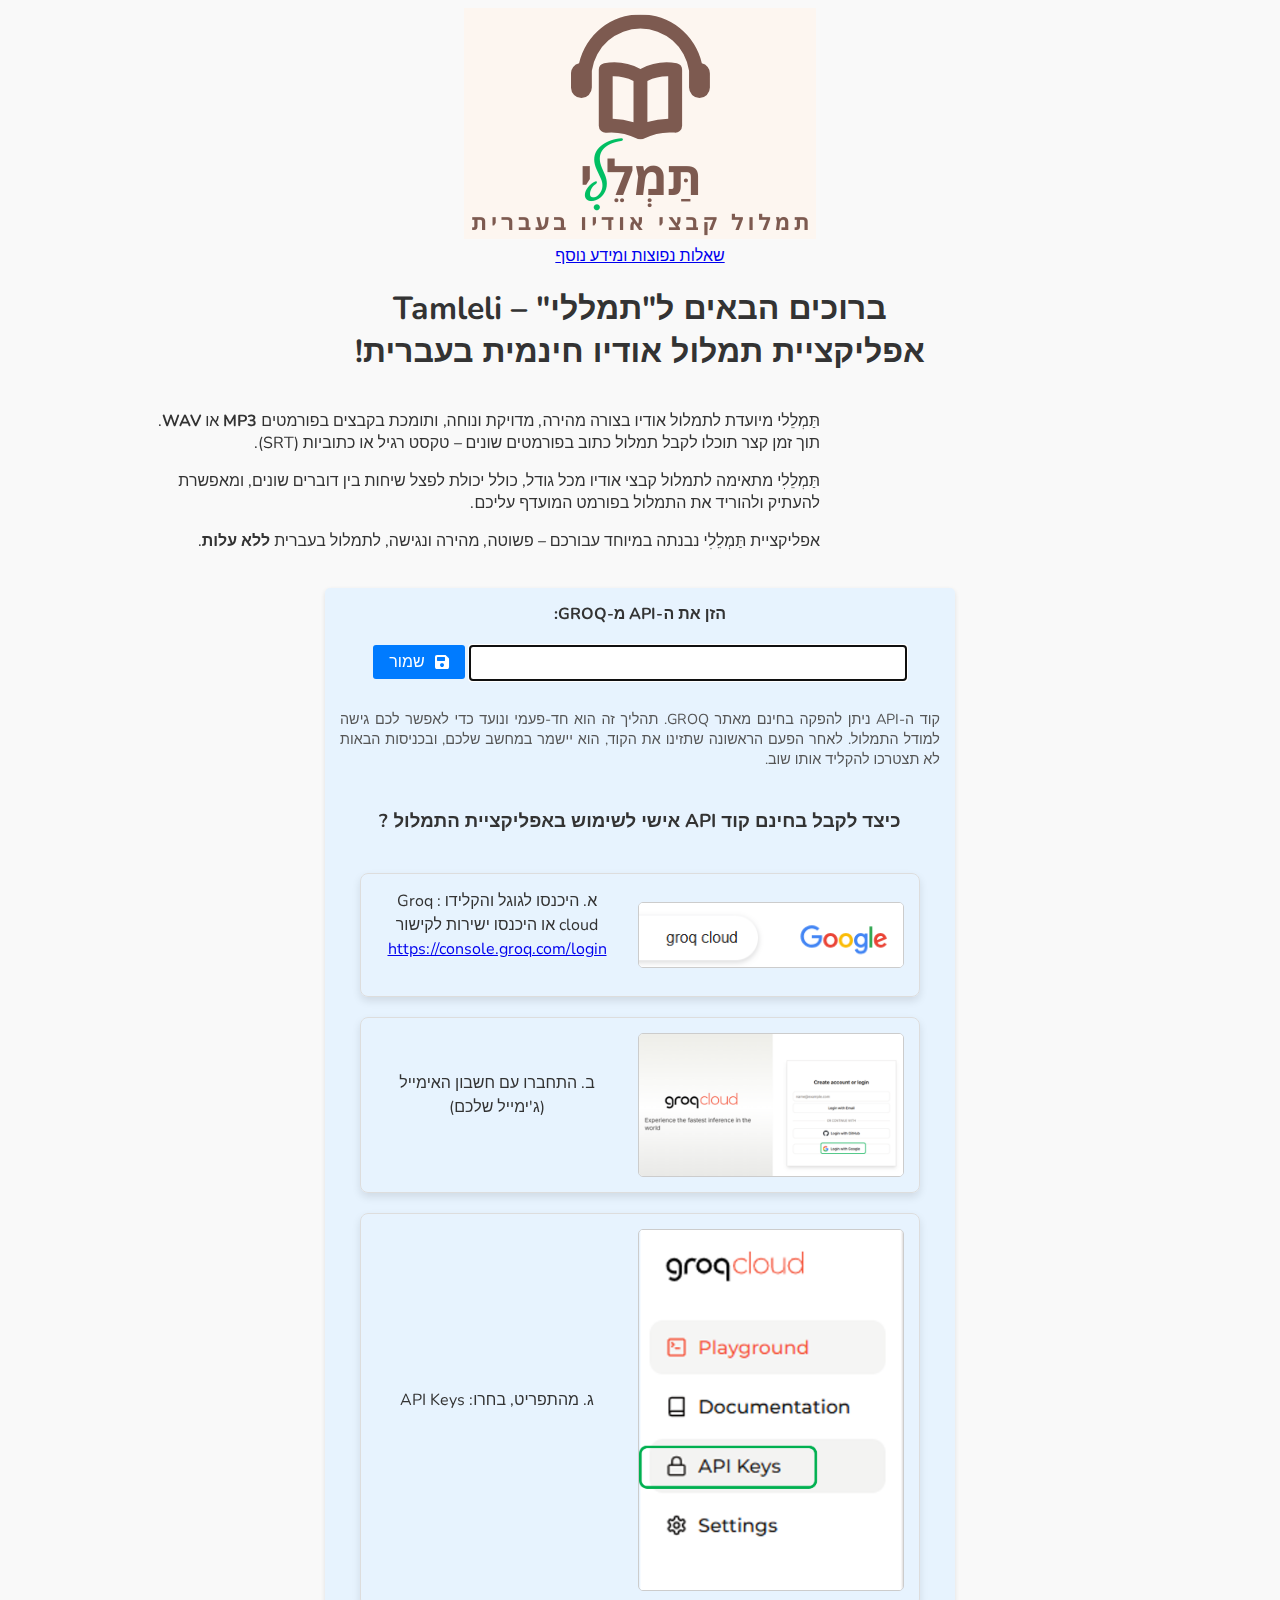
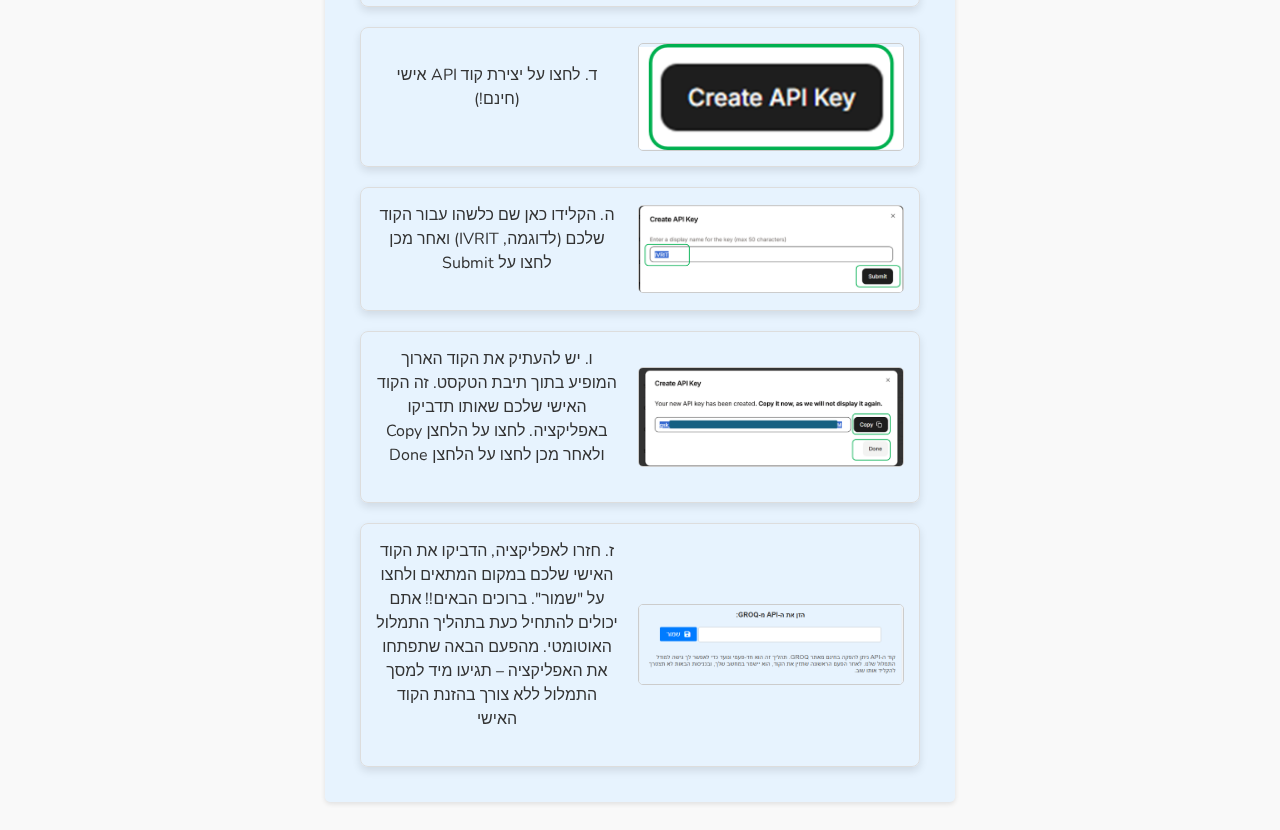
<file: index_try.html>
<!DOCTYPE html>
<html dir="rtl" lang="he">
<head>
    <!-- Google tag (gtag.js) -->
        <script async src="https://www.googletagmanager.com/gtag/js?id=G-V3RD4C87HK"></script>
        <script>
          window.dataLayer = window.dataLayer || [];
          function gtag(){dataLayer.push(arguments);}
          gtag('js', new Date());
        
          gtag('config', 'G-V3RD4C87HK');
        </script>
    <meta charset="UTF-8">
    <link rel="icon" href="assets/favicon.png" type="image/png">

    <title>Tamleli - תמללי | פתרון מהיר לתמלול אודיו לעברית</title>

    <meta name="description" content="תמלול מהיר ומדויק של אודיו לעברית באמצעות בינה מלאכותית, המרת קבצים בפורמטים MP3 ו-WAV. עיבוד מאובטח וקל לתפעול.">
    <meta name="keywords" content="תמלול אודיו לעברית, המרת אודיו לטקסט, תמלול בעברית, AI תמלול">

    <meta name="viewport" content="width=device-width, initial-scale=1.0">

    
    <link rel="stylesheet" href="styles.css">
    <link rel="stylesheet" href="https://cdnjs.cloudflare.com/ajax/libs/font-awesome/6.0.0-beta3/css/all.min.css">
    <link href="https://fonts.googleapis.com/css2?family=Nunito:wght@400;700&display=swap" rel="stylesheet">
</head>
<body>
    <!-- לוגו -->
    <div class="logo-container">
        <img src="assets/logo.png" alt="לוגו" class="logo">
    </div>
   <a href="about.html">שאלות נפוצות ומידע נוסף</a>

    <h1>ברוכים הבאים ל"תמללי" – Tamleli <br> אפליקציית תמלול אודיו חינמית בעברית!</h1>
    <div class="content-container">
        <div class="video-container">
            <iframe width="100%" height="auto" src="https://www.youtube.com/embed/Ly1n7SoH4e4?si=IzUGHGDqwQpjXB3k" frameborder="0" allow="accelerometer; autoplay; clipboard-write; encrypted-media; gyroscope; picture-in-picture" allowfullscreen></iframe>
        </div>
        <div class="text-container">
            
            <p>תַּמְלֵלי מיועדת לתמלול אודיו בצורה מהירה, מדויקת ונוחה, ותומכת בקבצים בפורמטים <strong>MP3</strong> או <strong>WAV</strong>. תוך זמן קצר תוכלו לקבל תמלול כתוב בפורמטים שונים – טקסט רגיל או כתוביות (SRT).</p>
            <p>תַּמְלֵלִי מתאימה לתמלול קבצי אודיו מכל גודל, כולל יכולת לפצל שיחות בין דוברים שונים, ומאפשרת להעתיק ולהוריד את התמלול בפורמט המועדף עליכם.</p>
            <p>אפליקציית תַּמְלֵלִי נבנתה במיוחד עבורכם – פשוטה, מהירה ונגישה, לתמלול בעברית <strong>ללא עלות</strong>.</p>
        </div>
    </div>



    <!-- אזור הזנת API -->
    <div id="apiRequest" style="display:none;">
        <label for="apiKeyInput">הזן את ה-API מ-GROQ:</label>
        <input type="password" id="apiKeyInput">
        <button onclick="saveApiKey()"><i class="fas fa-save"></i> שמור</button>
        <p class="explanation-text">
            קוד ה-API ניתן להפקה בחינם מאתר GROQ. תהליך זה הוא חד-פעמי ונועד כדי לאפשר לכם גישה למודל התמלול. 
            לאחר הפעם הראשונה שתזינו את הקוד, הוא יישמר במחשב שלכם, ובכניסות הבאות לא תצטרכו להקליד אותו שוב.
        </p>

        <!-- הוראות לקבלת קוד API -->
        <div class="instructions-container">
            <h3>כיצד לקבל בחינם קוד API אישי לשימוש באפליקציית התמלול ?</h3>
            <div class="instruction-item">
                <img src="assets/api_step1.png" alt="שלב 1">
                <p>א. היכנסו לגוגל והקלידו : Groq cloud
                או היכנסו ישירות לקישור <a href = "https://console.groq.com/login" target=_blank>https://console.groq.com/login</a>
                </p>
            </div>
            <div class="instruction-item">
                <img src="assets/api_step2.png" alt="שלב 2">
                <p>ב. התחברו עם חשבון האימייל (ג'ימייל שלכם)</p>
            </div>
            <div class="instruction-item">
                <img src="assets/api_step3.png" alt="שלב 3">
                <p>ג. מהתפריט, בחרו: API Keys</p>
            </div>
            <div class="instruction-item">
                <img src="assets/api_step4.png" alt="שלב 4">
                <p>ד. לחצו על יצירת קוד API אישי (חינם!)</p>
            </div>
            <div class="instruction-item">
                <img src="assets/api_step5.png" alt="שלב 5">
                <p>ה. הקלידו כאן שם כלשהו עבור הקוד שלכם (לדוגמה, IVRIT) ואחר מכן לחצו על Submit</p>
            </div>
            <div class="instruction-item">
                <img src="assets/api_step6.png" alt="שלב 6">
                <p>ו. יש להעתיק את הקוד הארוך המופיע בתוך תיבת הטקסט. זה הקוד האישי שלכם שאותו תדביקו באפליקציה. לחצו על הלחצן Copy ולאחר מכן לחצו על הלחצן Done</p>
            </div>
            <div class="instruction-item">
                <img src="assets/api_step7.png" alt="שלב 7">
                    <p>ז. חזרו לאפליקציה, הדביקו את הקוד האישי שלכם במקום המתאים ולחצו על "שמור". ברוכים הבאים!! אתם יכולים להתחיל כעת בתהליך התמלול האוטומטי. מהפעם הבאה שתפתחו את האפליקציה – תגיעו מיד למסך התמלול ללא צורך בהזנת הקוד האישי</p>
            </div>
        </div>
    </div>

    <!-- כפתור ראשי לפתיחת התהליך -->
    <div class="button-container">
        <button id="startProcessBtn" onclick="openModal('modal1')" style="display:none;"><i class="fas fa-play"></i> התחל תהליך</button>
    </div>

    <!-- מודאל ראשון להעלאת קובץ -->
    <div id="modal1" class="modal">
        <div class="modal-content">
            <span class="close" onclick="closeModal('modal1')">&times;</span>
            <div class="modal-body">
                <p class="instruction-text">על מנת להתחיל את תהליך התמלול, יש להעלות קובץ אודיו וללחוץ על לחצן "הבא".</p>
                <p>פורמטים נתמכים כרגע: WAV או MP3 (ללא מגבלת גודל), וכן M4A (עד 24MB)
                    <BR>
                        <span style="font-size: 0.9em;">
                        *אם ברשותכם קובץ בפורמט אחר או M4A  שחורג מ 24MB – תוכלו להמיר אותם ל MP3 
                            <a href=" https://online-audio-converter.com/#google_vignette " target=_blank>
                                כאן
                            </a>
                        </span>
                </p>

                <p>
                     <span style="font-size: 0.9em;">
                        <a href="https://d3ctxlq1ktw2nl.cloudfront.net/staging/2024-1-3/d981e7c1-a794-7339-863c-412225a4d030.mp3" target=_blanlk>רוצים להתנסות בקובץ אודיו לתמלול? הורידו מכאן</a>
                     </span>
                </p>
                <br>
                <input type="file" id="audioFile" accept=".mp3, .wav, .m4a" style="display:none;">
                <button onclick="triggerFileUpload()"><i class="fas fa-upload"></i> לחץ להעלאת קובץ אודיו</button>
                <span id="fileName">לא נבחר קובץ</span>
                <button id="uploadBtn" onclick="uploadAudio()" disabled><i class="fas fa-arrow-right"></i> הבא</button>
            </div>
        </div>
    </div>

    <!-- מודאל שלישי - הצגת התקדמות -->
    <div id="modal3" class="modal">
        <div class="modal-content">
            <span class="close" onclick="closeModal('modal3')">&times;</span>
            <div class="modal-header"></div>
            <div class="modal-body">
                <p>התהליך מתבצע...</p>
                <img src="assets/loading.gif" alt="טוען..." class="loading-gif">
                <div class="progress-bar">
                    <div id="progress" class="progress"></div>
                </div>
                <p id="progressText">0%</p>
            </div>
        </div>
    </div>

    <!-- מודאל רביעי - הצגת תמלול עם כרטיסיות -->
    <div id="modal4" class="modal">
        <div class="modal-content">
            <span class="close" onclick="closeModal('modal4')">&times;</span>
            <div class="modal-body">
                <div class="fixed-buttons">
                    <button onclick="copyTranscription()"><i class="fas fa-copy"></i> העתק תמלול</button>
                    <button onclick="downloadTranscription()"><i class="fas fa-download"></i> הורד תמלול בפורמט המוצג</button>
                    <button class="text-icon-button start-over" onclick="restartProcess()"><i class="fas fa-play"></i> התחל מחדש</button>
                    
                     
                    <button onclick="showSpeakerSegmentationModal()">
                         <i class="fas fa-users"></i> הצג חלוקה לפי דוברים
                    </button>
                    
                    
                </div>
                <p>תמלול הושלם</p>

          
                <!--
                
                <p>
                    <span style="font-size: 0.9em;">
                       <a href="https://chatgpt.com/g/g-wRwmzGcbQ-hdbyqv-kn-t-tqst-htmlvl" target=_blank>מעוניינים בקבלת טקסט מהודר עם חלוקה לדוברים? העתיקו את טקסט התמלול ולחצו כאן למעבר אל GPTs שיצרתי ויעשה לכם סדר בתמלול</a>
                    </span>
                </p>

             
                 <p>
                    <span style="font-size: 0.9em;">
                    <a href="https://chatgpt.com/g/g-6730e74d984c819081a13367feae8ad0-rykt-tmlvly-hqltvt-b-bryt" target=_blank>איכות ההקלטה פגמה ביכולת הדיוק של התמלול? לחצו כאן ל GPTs שיעשה לכם סדר</a>
                    </span>
                </p>
                -->

                <!-- הודעת העתקה -->
                <div id="copyMessage" class="copy-message" style="display: none;">
                    התמלול הועתק בהצלחה!
                </div>

                <div class="tabs">
                    <button class="tablinks" onclick="openTab(event, 'textTab')" data-format="text"><i class="fas fa-file-alt"></i> טקסט</button>
                    <button class="tablinks" onclick="openTab(event, 'srtTab')" data-format="srt"><i class="fas fa-closed-captioning"></i> SRT</button>
                </div>
                <div id="textTab" class="tabcontent">
                    <pre id="textContent"></pre>
                </div>
                <div id="srtTab" class="tabcontent" style="display:none;">
                    <pre id="srtContent"></pre>
                </div>
            </div>
        </div>
    </div>

    <!-- מודאל חלוקה לדוברים -->
    <div id="speakerSegmentationModal" class="modal">
        <div class="modal-content">
            <span class="close" onclick="closeModal('speakerSegmentationModal')">&times;</span>
            <h2>חלוקה לפי דוברים</h2>
            <p>שימו לב: רכיב זה באפליקציה נמצא בשלב הרצה. החלוקה לפי דוברים שתתקבל אינה מדויקת ב-100%. מומלץ לעבור עליה ולבצע תיקונים במידת הצורך. יש להמתין מספר דקות עד לקבלת התוצאה. בסיום הטקסט יופיע המשפט "סוף תמלול".</p>
            <input type="text" id="intervieweeNameInput" placeholder="הקלד את שם המרואיין"><br>
            <button onclick="startSpeakerSegmentation()">
                 <i class="fas fa-users"></i> הצג חלוקה לפי דוברים
            </button>

            <div id="segmentationResult" style="white-space: pre-wrap; text-align: right;">
                התוצאה תופיע כאן. נא להמתין לסוף התמלול.
            </div>

            <div class="action-buttons">
                <button id="copyButton" onclick="copySegmentationResult()" style="display: none;">
                     <i class="fas fa-copy"></i> העתק תמלול
                </button>
                <button id="downloadButton" onclick="downloadSegmentationResult()" style="display: none;">
                     <i class="fas fa-download"></i> הורד תמלול
                </button>
            </div>
        </div>
    </div>

    <script src="script_try.js"></script>
</body>
</html>
</file>
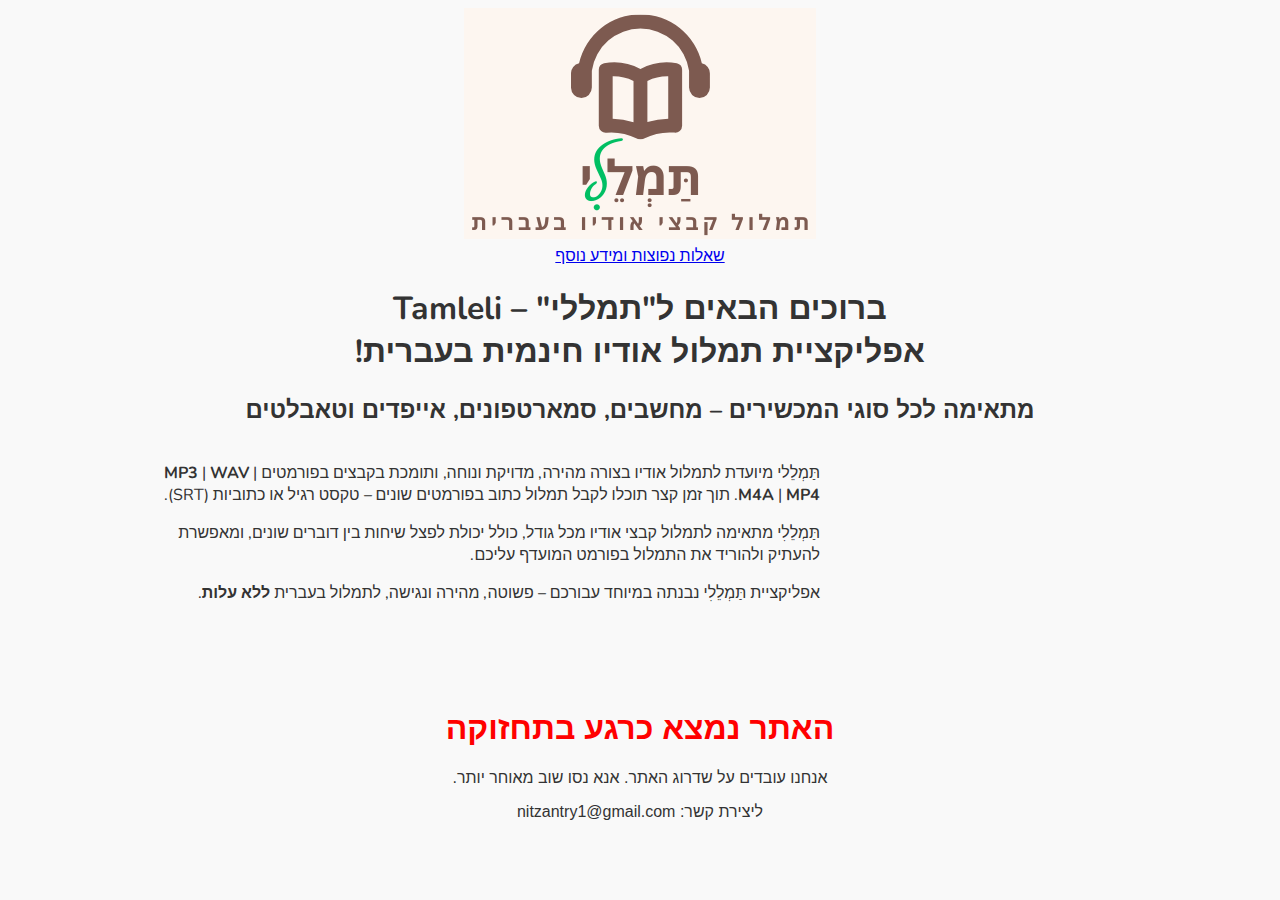
<file: index_under_construction.html>
<!DOCTYPE html>
<html dir="rtl" lang="he">
<head>
    <!-- Google tag (gtag.js) -->
        <script async src="https://www.googletagmanager.com/gtag/js?id=G-V3RD4C87HK"></script>
        <script>
          window.dataLayer = window.dataLayer || [];
          function gtag(){dataLayer.push(arguments);}
          gtag('js', new Date());
        
          gtag('config', 'G-V3RD4C87HK');
        </script>
    <meta charset="UTF-8">
    <meta name="viewport" content="width=device-width, initial-scale=1.0">

    <meta property="og:title" content="Tamleli - תמלול אודיו בעברית בחינם">
    <meta property="og:description" content="תמלול חינמי ומדויק של קבצי אודיו בפורמטים MP3, WAV, M4A או MP4 לעברית באמצעות בינה מלאכותית. השירות קל לשימוש ותומך בפרטיות מלאה.">
    <meta property="og:image" content="assets/og-image.png"> <!-- ודא שהתמונה קיימת -->
    <meta property="og:url" content="https://tamleli.netlify.app">
    <meta property="og:type" content="website">

        <script type="application/ld+json">
    {
      "@context": "https://schema.org",
      "@type": "WebSite",
      "name": "Tamleli",
      "url": "https://tamleli.netlify.app",
      "description": "כלי חינמי לתמלול קבצי אודיו לעברית בפורמטים MP3, WAV, M4A ו MP4 באמצעות בינה מלאכותית.",
      "publisher": {
        "@type": "Organization",
        "name": "Tamleli",
        "logo": "https://tamleli.netlify.app/assets/favicon.png"
      }
    }
    </script>

    
    <link rel="icon" href="assets/favicon.png" type="image/png">

    <title>Tamleli - תמללי | פתרון מהיר לתמלול אודיו לעברית</title>

    <meta name="description" content="תמלול מהיר ומדויק של קבצי אודיו לעברית (MP3, WAV, M4A, MP4) בחינם באמצעות בינה מלאכותית. עיבוד מאובטח, קל לתפעול ומהיר."> 
    <meta name="keywords" content="תמלול אודיו לעברית, תמלול MP3 בעברית, תמלול WAV בעברית, תמלול M4A בעברית, תמלול בעברית, המרת דיבור לטקסט, AI תמלול, תמלול בחינם, תמלול MP4 לעברית, כלי תמלול בעברית">
    
    <link rel="stylesheet" href="styles.css">
    <link rel="stylesheet" href="https://cdnjs.cloudflare.com/ajax/libs/font-awesome/6.0.0-beta3/css/all.min.css">
    <link href="https://fonts.googleapis.com/css2?family=Nunito:wght@400;700&display=swap" rel="stylesheet">
</head>
<body>






    
    <!-- לוגו -->
    <div class="logo-container">
        <img src="assets/logo.png" alt="לוגו" class="logo">
    </div>
   <a href="about.html">שאלות נפוצות ומידע נוסף</a>

    <h1>ברוכים הבאים ל"תמללי" – Tamleli <br> אפליקציית תמלול אודיו חינמית בעברית!</h1>
    <h2>מתאימה לכל סוגי המכשירים – מחשבים, סמארטפונים, אייפדים וטאבלטים</h2>
    <div class="content-container">
        <div class="video-container">
            <iframe width="100%" height="auto" src="https://www.youtube.com/embed/Ly1n7SoH4e4?si=IzUGHGDqwQpjXB3k" frameborder="0" allow="accelerometer; autoplay; clipboard-write; encrypted-media; gyroscope; picture-in-picture" allowfullscreen></iframe>
        </div>
        <div class="text-container">
            
            <p>תַּמְלֵלי מיועדת לתמלול אודיו בצורה מהירה, מדויקת ונוחה, ותומכת בקבצים בפורמטים <strong>MP3</strong> | <strong>WAV</strong>  | <strong>M4A</strong> | <strong>MP4</strong>. תוך זמן קצר תוכלו לקבל תמלול כתוב בפורמטים שונים – טקסט רגיל או כתוביות (SRT).</p>
            <p>תַּמְלֵלִי מתאימה לתמלול קבצי אודיו מכל גודל, כולל יכולת לפצל שיחות בין דוברים שונים, ומאפשרת להעתיק ולהוריד את התמלול בפורמט המועדף עליכם.</p>
            <p>אפליקציית תַּמְלֵלִי נבנתה במיוחד עבורכם – פשוטה, מהירה ונגישה, לתמלול בעברית <strong>ללא עלות</strong>.</p>
        </div>
    </div>

<!-- הודעת תחזוקה -->
<div style="text-align:center; padding:50px; font-family:Arial, sans-serif;">
    <h1 style="color: red;">האתר נמצא כרגע בתחזוקה</h1>
    <p>אנחנו עובדים על שדרוג האתר. אנא נסו שוב מאוחר יותר.</p>
    <p>ליצירת קשר: nitzantry1@gmail.com</p>
</div>

</body>


    
</html>
</file>
<file: styles.css>
body {
    font-family: 'Nunito', Arial, sans-serif;
    text-align: center;
    background-color: #f9f9f9;
    color: #333;
    overflow-x: hidden;
}

.modal {
    display: none;
    position: fixed;
    z-index: 1000;
    left: 0;
    top: 0;
    width: 100%;
    height: 100%;
    overflow: auto;
    background-color: rgba(0, 0, 0, 0.6);
}

.modal-content {
    background-color: #ffffff;
    margin: 15% auto;
    padding: 20px;
    border: none;
    width: 50%;
    border-radius: 10px;
    position: relative;
    text-align: right;
    overflow-y: auto;
    max-height: 80vh;
    box-shadow: 0 10px 30px rgba(0, 0, 0, 0.1);
    transition: transform 0.3s ease-in-out;
}

.close {
    position: absolute;
    top: 10px;
    right: 15px;
    color: #aaa;
    font-size: 28px;
    font-weight: bold;
    cursor: pointer;
}

.close:hover,
.close:focus {
    color: black;
    text-decoration: none;
    cursor: pointer;
}

button {
    padding: 10px 20px;
    font-size: 16px;
    background-color: #ff8c00;
    color: white;
    border: none;
    border-radius: 25px;
    cursor: pointer;
    transition: background-color 0.3s, box-shadow 0.3s;
    margin: 20px 0;
    display: inline-flex;
    align-items: center;
    gap: 10px;
}

button:hover {
    background-color: #e67e22;
    box-shadow: 0 4px 15px rgba(230, 126, 34, 0.4);
}

button:disabled {
    background-color: #cccccc !important;  /* שינוי מ-#cccccc ל-#cccccc !important */
    cursor: not-allowed;
}

.fixed-buttons {
    position: sticky;
    top: 0;
    background-color: #ffffff;
    padding: 10px;
    border-bottom: 1px solid #ddd;
    z-index: 100;
    display: flex;
    justify-content: space-around;
    margin-bottom: 10px;
}


.start-over {
    background-color: #28a745 !important; /* צבע ירוק */
}

.start-over:hover {
    background-color: #218838 !important; /* צבע ירוק כהה יותר למעבר עכבר */
}

#apiRequest {
    margin-bottom: 20px;
}

#fileName {
    display: block;
    margin-top: 10px;
    color: #666;
    font-size: 1rem;
}

.progress-bar {
    width: 80%;
    height: 25px;
    background-color: #e0e0e0;
    border-radius: 10px;
    overflow: hidden;
    margin: 20px auto;
}

.progress {
    height: 100%;
    width: 0;
    background-color: #ff8c00;
    text-align: center;
    line-height: 25px;
    color: white;
    transition: width 0.4s ease;
}

#progressText {
    font-size: 1.2rem;
    color: #333;
}

.modal-open {
    overflow: hidden;
}

.loading-gif {
    width: min(250px, 20vw);
    height: auto;
    margin: 20px auto;
    display: block;
}

.tabs {
    display: flex;
    justify-content: flex-start; /* שינוי ליישור לצד ימין */
    gap: 10px; /* מרווח בין הלחצנים */
    background-color: #f1f1f1;
    padding: 10px;
    border-bottom: 1px solid #ccc;
}

.tablinks {
    background-color: #666666; /* אפור כהה ללחצן לא פעיל */;
    border: none;
    outline: none;
    cursor: pointer;
    padding: 14px 16px;
    transition: background-color 0.3s, color 0.3s;
    font-size: 16px;
    color: #fff;
}

.tablinks:hover {
    background-color: #777777; /* אפור כהה קצת יותר בהיר למעבר עכבר */
    color: #fff;
}

.tablinks.active {
    background-color: #d35400; /* האדום-כתום שראיתי בתמונה */
    color: white;
    border-radius: 5px;
}

.tabcontent {
    display: none;
    padding: 20px;
    border-top: none;
    text-align: right;
    overflow-y: auto;
    max-height: 60vh;
    background-color: #ffffff;
    border: 1px solid #ddd;
    border-radius: 5px;
}

.tabcontent pre {
    white-space: pre-wrap;
    word-wrap: break-word;
    font-size: 14px;
    direction: rtl;
    font-family: 'Nunito', Arial, sans-serif;
}

.tabcontent::-webkit-scrollbar {
    width: 8px;
}

.tabcontent::-webkit-scrollbar-track {
    background: #f1f1f1;
}

.tabcontent::-webkit-scrollbar-thumb {
    background: #888;
    border-radius: 10px;
}

.tabcontent::-webkit-scrollbar-thumb:hover {
    background: #555;
}

.icon-only-button {
    background: none;
    border: none;
    color: #666;
    font-size: 24px;
    cursor: pointer;
}

.icon-only-button:hover {
    color: #ff8c00;
}

.text-icon-button {
    padding: 10px 20px;
    font-size: 16px;
    background-color: #ff8c00;
    color: white;
    border: none;
    border-radius: 25px;
    cursor: pointer;
    transition: background-color 0.3s, box-shadow 0.3s;
    display: inline-flex;
    align-items: center;
    gap: 10px;
}

.text-icon-button:hover {
    background-color: #e67e22;
    box-shadow: 0 4px 15px rgba(230, 126, 34, 0.4);
}

.text-icon-button i {
    font-size: 18px;
}

.button-container {
    display: flex;
    flex-direction: column; /* מיקום הכפתורים אחד מתחת לשני */
    justify-content: center; /* ממרכז אופקית */
    align-items: center; /* ממרכז אנכית */
    margin-top: 10px; /* הוסף מרווח קטן */
}

.copy-message {
    position: fixed;
    bottom: 20px;
    right: 20px;
    background-color: #4caf50;
    color: white;
    padding: 10px 20px;
    border-radius: 5px;
    box-shadow: 0 4px 15px rgba(0, 0, 0, 0.2);
    font-size: 16px;
    z-index: 1000;
}

#segmentationResult {
    white-space: pre-wrap;
    text-align: right;
    font-family: 'Nunito', Arial, sans-serif;
}


#logoutButton {
    background-color: #f44336; /* אדום */
    color: white;
    padding: 10px 20px;
    font-size: 16px;
    border: none;
    border-radius: 5px;
    cursor: pointer;
    transition: background-color 0.3s ease;
}

#logoutButton:hover {
    background-color: #d32f2f; /* אדום כהה יותר במעבר עכבר */
}


/* עיצוב כללי למסך הפתיחה */
.app-description {
    max-width: 600px;
    margin: 20px auto;
    padding: 20px;
    background-color: #ffffff;
    border: 1px solid #ddd;
    border-radius: 8px;
    box-shadow: 0 4px 10px rgba(0, 0, 0, 0.1);
    line-height: 1.6;
    font-size: 1.1em;
    color: #333;
    text-align: justify; /* הוספת יישור דו-צידי */
}

/* עיצוב כותרת */
h1 {
    color: #333;
    font-size: 2em;
    text-align: center;
    margin-top: 20px;
}

/* עיצוב אזור הזנת API */
#apiRequest {
    max-width: 600px;
    margin: 20px auto;
    padding: 15px;
    background-color: #e7f3fe;
    border-radius: 5px;
    box-shadow: 0 2px 5px rgba(0, 0, 0, 0.1);
    text-align: center;
}

#apiRequest label {
    font-weight: bold;
    display: block;
    margin-bottom: 10px;
}

#apiRequest input[type="password"] {
    padding: 8px;
    width: 70%;
    margin-top: 10px;
    font-size: 1em;
    border: 1px solid #ccc;
    border-radius: 3px;
}

#apiRequest button {
    background-color: #007bff;
    color: white;
    padding: 8px 16px;
    border: none;
    border-radius: 3px;
    font-size: 1em;
    cursor: pointer;
    margin-top: 10px;
}

#apiRequest button:hover {
    background-color: #0056b3;
}

.explanation-text {
    color: #555;
    font-size: 0.9em;
    margin-top: 10px;
    text-align: justify; /* הוספת יישור דו-צידי */
}

/* עיצוב כפתור התחל */
.button-container button {
    background-color: #28a745;
    color: white;
    padding: 12px 24px;
    font-size: 1.2em;
    border: none;
    border-radius: 5px;
    cursor: pointer;
    transition: background-color 0.3s ease;
}

.button-container button:hover {
    background-color: #218838;
}

.instructions-container {
    display: flex;
    flex-direction: column;
    gap: 20px;
    margin: 20px;
}

.instruction-item {
    display: flex;
    flex-wrap: wrap;
    align-items: center;
    gap: 20px;
    border: 1px solid #ddd;
    padding: 15px;
    border-radius: 8px;
    box-shadow: 0 4px 8px rgba(0, 0, 0, 0.1);
}

.instruction-item img {
    flex: 1 1 50%; /* התמונה לא תעלה על 50% מרוחב המיכל */
    max-width: 50%; /* מגבלה של 50% כדי להבטיח אחידות */
    height: auto; /* שמירה על היחס הנכון */
    border: 1px solid #ccc;
    border-radius: 5px;
}

.instruction-item p {
    flex: 1 1 45%; /* הטקסט לא יעלה על 50% מרוחב המיכל */
    font-size: 1rem;
    line-height: 1.5;
    margin: 0;
}
-container img {
    width: 100%;
    height: 100%;
    object-fit: contain; /* שמירה על יחס התמונות במיכל */
}

/* עיצוב לטקסט מתחת לכל תמונה */
.instructions-container p {
    margin-bottom: 20px; /* ריווח לפני הטקסט הבא */
    font-size: 16px;
    color: #333;
}

/* להוסיף קצת ריווח לתמונות וטקסט שיהיה נעים בעין */
.instructions-step {
    margin-bottom: 40px; /* ריווח בין שלב לשלב */
}

.logo {
    max-width: 100%; /* מוודא שהתמונה לא תחרוג מהרוחב של המיכל */
    height: auto; /* שומר על יחס הגובה-רוחב */
}



/* לצורך הוספת סרטון */

.content-container {
    display: flex;
    gap: 20px;
    max-width: 1000px;
    margin: 20px auto;
    align-items: center; /* מרכז את התוכן אנכית */
}

/* עיצוב הקונטיינר של הסרטון */
.video-container {
    flex: 0 0 30%; /* הסרטון יתפוס 30% מהרוחב */
    max-width: 30%;
    align-self: center; /* מרכז את הסרטון אנכית */
}

/*  עיצוב הקונטיינר של הסרטון על API */
.video-api-container {
    flex: 0 0 60%; /* הסרטון יתפוס 60% מהרוחב */
    max-width: 60%;
    align-self: center; /* מרכז את הסרטון אנכית */
}

/* עיצוב הקונטיינר של הטקסט */
.text-container {
    flex: 1; /* הטקסט יתפוס את יתר השטח */
    text-align: right;
}




/* התאמות רספונסיביות לתצוגה בסמארטפון */
@media (max-width: 768px) {
    body {
        font-size: 16px; /* להתאים את גודל הגופן למסכים קטנים יותר */
    }

    .modal-content {
        width: 90%;
        margin: 10% auto;
    }

    .instructions-container {
        gap: 10px;
        margin: 10px;
    }

    .instruction-item {
        flex-direction: column;
        gap: 10px;
    }

    .instruction-item img {
        max-width: 100%;
        height: auto;
    }

    .content-container {
        flex-direction: column;
        max-width: 100%;
        gap: 10px;
    }

    .video-container {
        width: 100%;
        max-width: 100%;
    }

    .text-container {
        width: 100%;
        max-width: 100%;
    }

    .button-container {
        flex-direction: column;
        margin-top: 20px;
    }

    button {
        width: 100%; /* כפתורים יתפרסו על כל הרוחב */
        padding: 15px;
        margin-bottom: 10px;
    }

    .fixed-buttons {
        flex-direction: column;
    }

    .tablinks {
        flex: 1;
        padding: 10px;
    }
}
</file>
